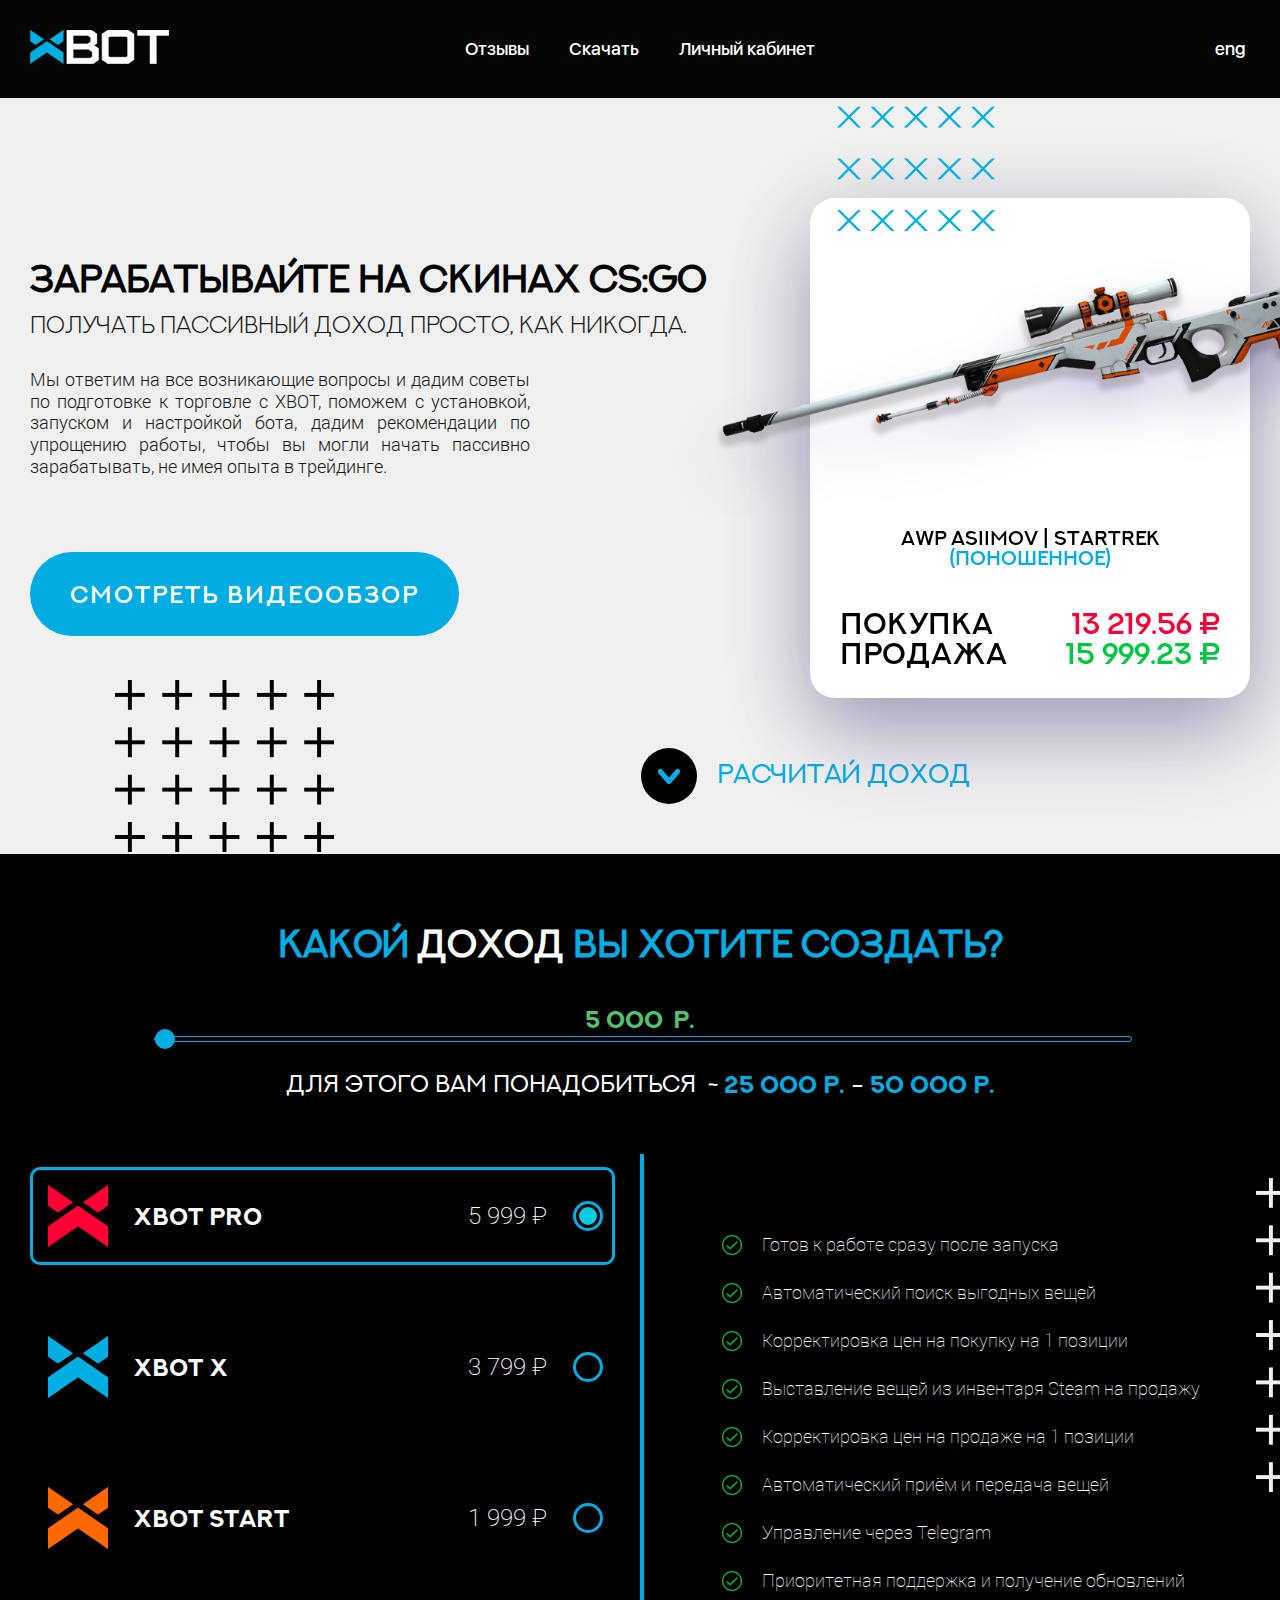
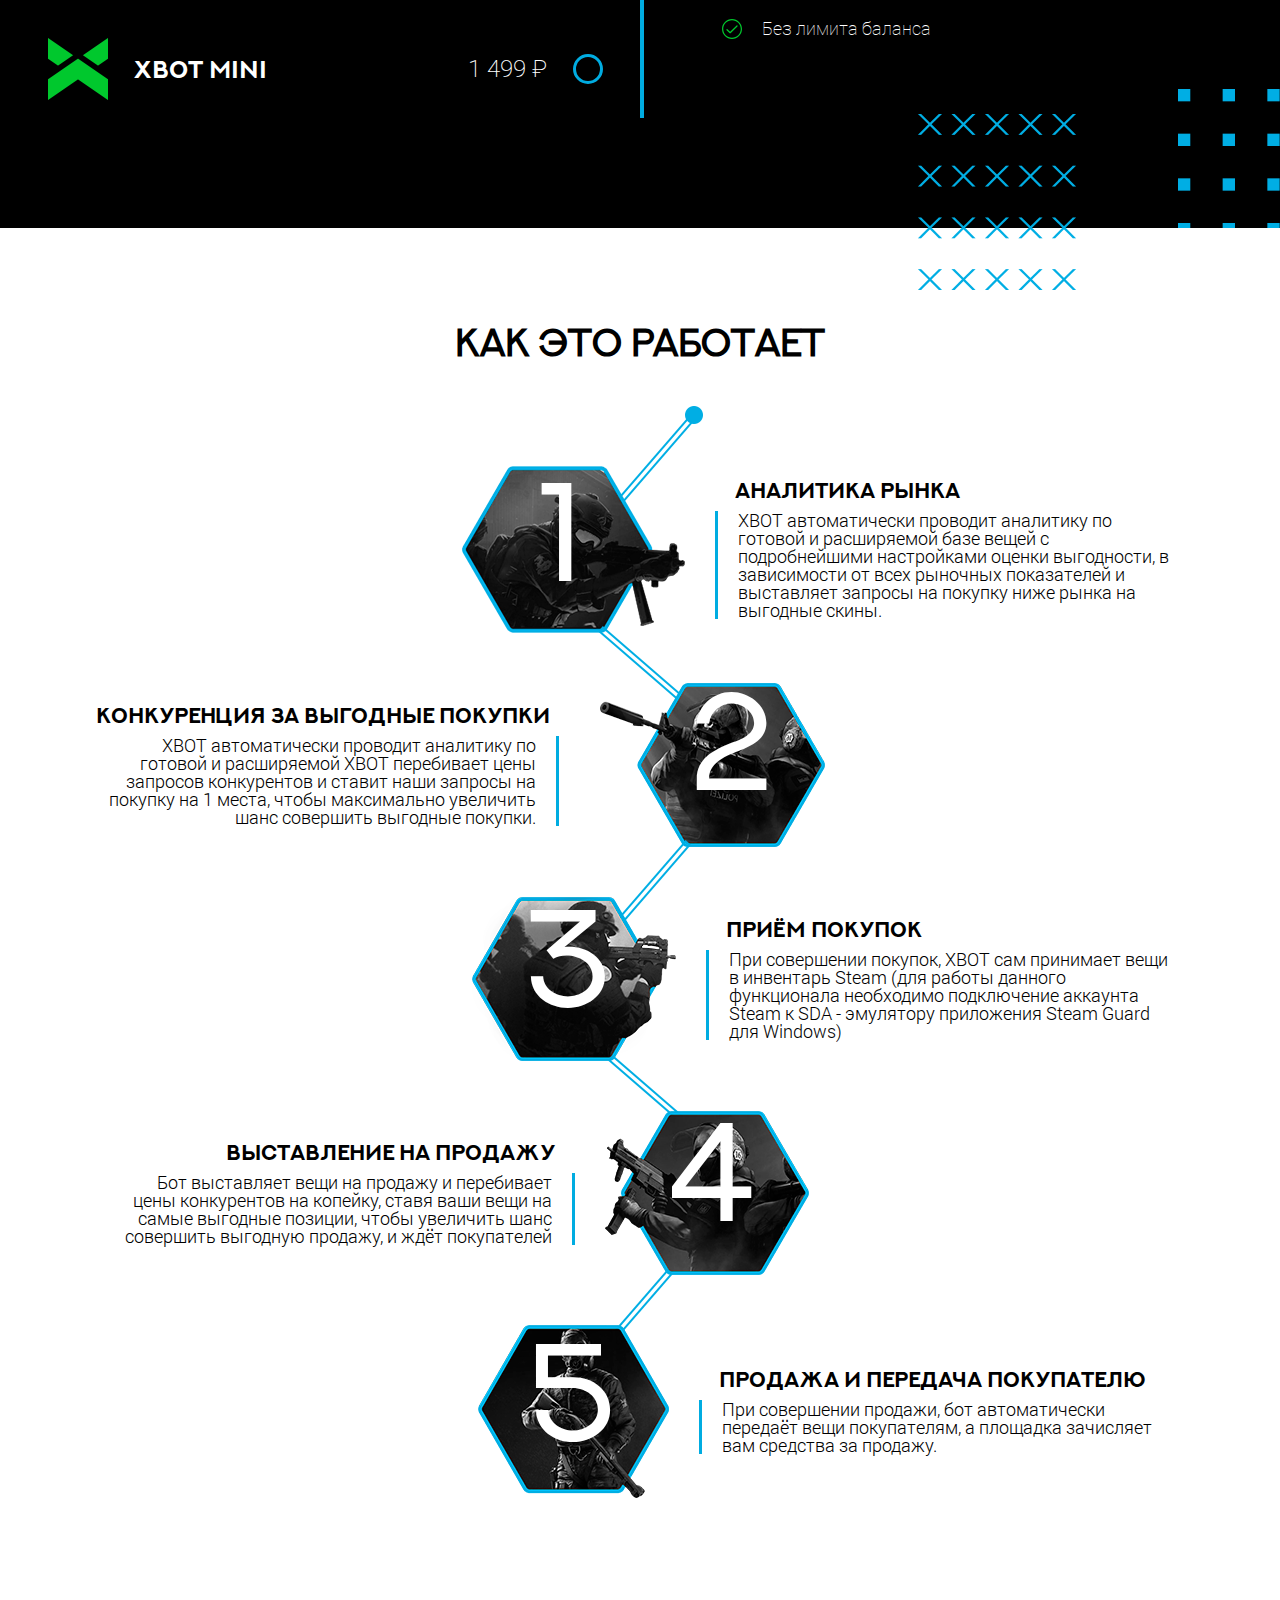
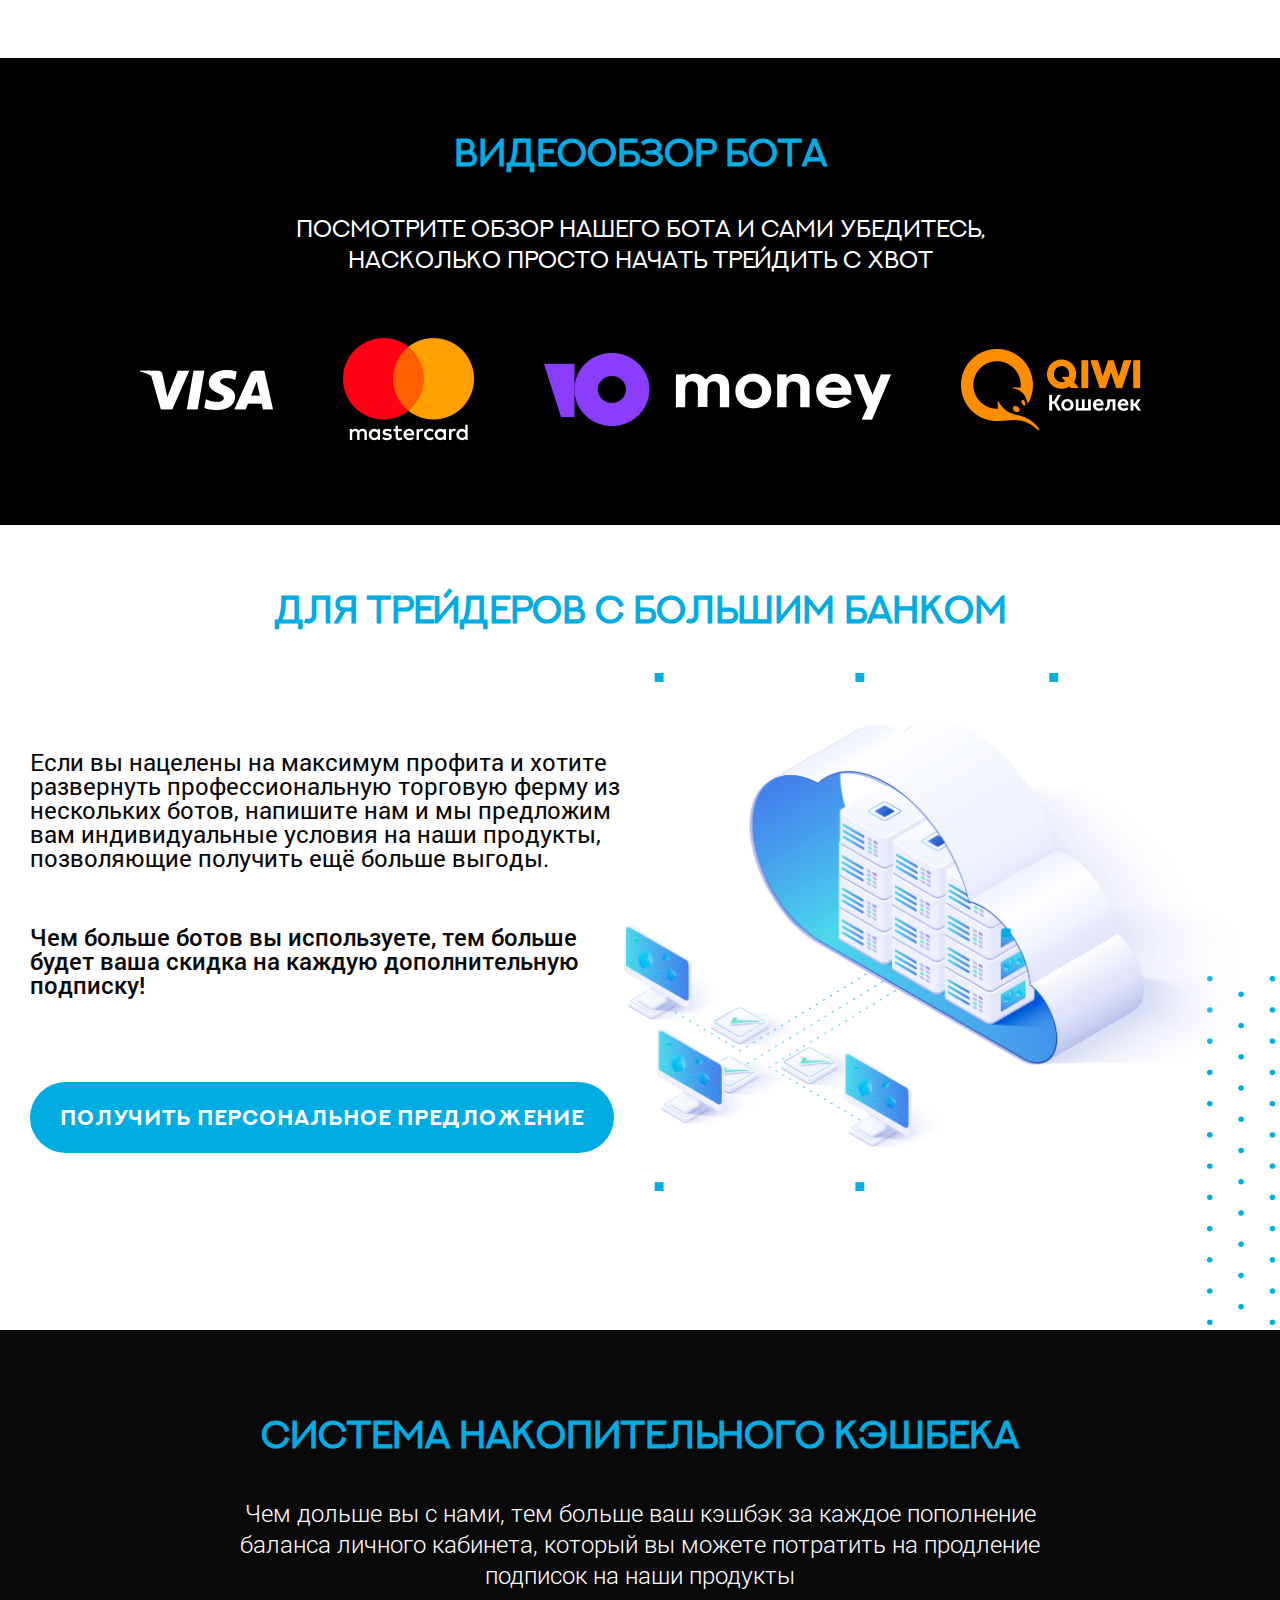
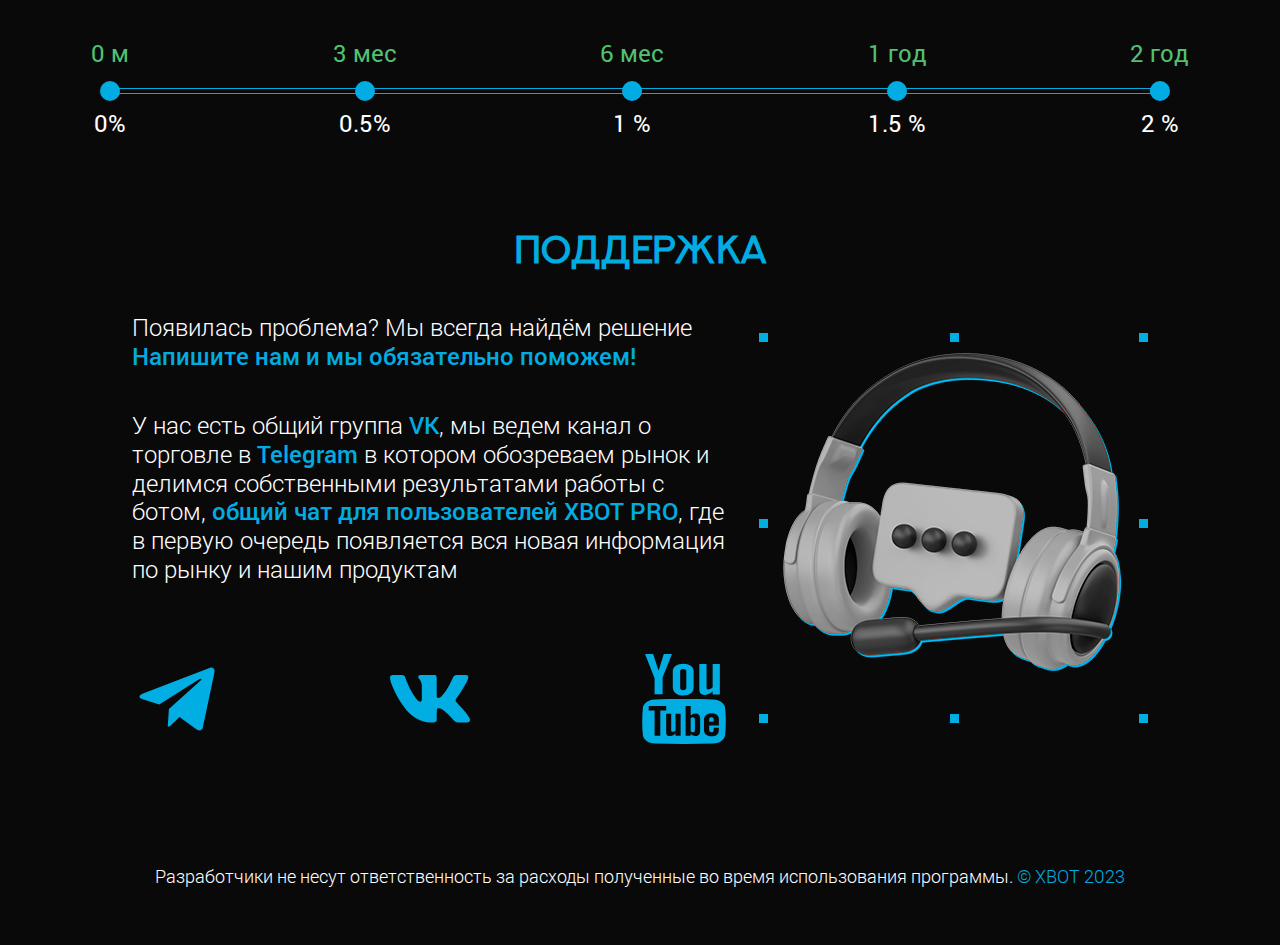
<file: index.html>
<!DOCTYPE html>
<html lang="en">

<head>
  <meta charset="UTF-8">
  <meta name="viewport" content="width=device-width, initial-scale=1.0">
  <meta http-equiv="X-UA-Compatible" content="ie=edge">
  <title>X-bot</title>
  <link rel="stylesheet" href="https://cdn.jsdelivr.net/npm/swiper@8/swiper-bundle.min.css">

  <link rel="stylesheet" href="fonts/style.css">
  <link rel="stylesheet" href="css/reset.css">
  <link rel="stylesheet" href="css/style.css">

</head>

<body>
  <div class="wrapper sign-in-wrap">
    <header class="header">
      <div class="container">
        <div class="header__block">
          <div class="header__logo">
            <a href="#">
              <img src="images/logo.png" alt="logo">
            </a>
          </div>
          <nav class="header__menu">
            <ul>
              <li><a href="https://vk.com/topic-154032675_36004389">Отзывы</a></li>
              <li><a href="">Скачать</a></li>
              <li><a href="signin.html">Личный кабинет</a></li>
            </ul>

            <div class="header__lang mob">
              <form>
                <select name="selectLang" id="selectLang">
                  <option value="eng">eng</option>
                  <option value="ru">ru</option>
                </select>
              </form>
            </div>
          </nav>
          <div class="header__lang pc">
            <form>
              <select name="selectLang" id="selectLang">
                <option value="eng">eng</option>
                <option value="ru">ru</option>
              </select>
            </form>
          </div>

          <span class="menu-opener">
            <span class="one"></span>
            <span class="two"></span>
            <span class="three"></span>
          </span>
        </div>
      </div>
    </header>
    
    <section class="hero">
      <div class="container hero__container">
        <div class="hero__block">
          <div class="hero__text">
            <h3 class="hero__title">Зарабатывайте на скинах CS:GO </h3>
            <p class="hero__subtitle">Получать пассивный доход просто, как никогда.</p>
            <p class="hero__slogan">Мы ответим на все возникающие вопросы и дадим советы по подготовке к торговле с
              XBOT, поможем с
              установкой, запуском и настройкой бота, дадим рекомендации по упрощению работы, чтобы вы могли начать
              пассивно зарабатывать, не имея опыта в трейдинге.</p>
            <a href="#video-sec" class="hero__btn">
              СМОТРЕТЬ ВИДЕООБЗОР
            </a>
          </div>
          <div class="hero__card">
            <div class="blog-slider">
              <div class="blog-slider__wrp swiper-wrapper">
                <div class="blog-slider__item swiper-slide">
                  <div class="blog-slider__img">
                    <img class="hero__tools-img weapon-1" src="images/awp.png" alt="Tools">
                  </div>

                  <div class="blog-slider__content">
                    <div class="hero__card-text">
                      <p>Awp Asiimov | Startrek
                        <span>(Поношенное)</span>
                      </p>
                    </div>
                    <div class="hero__card-price">
                      <p class="purchase">Покупка <span>13 219.56 ₽</span></p>
                      <p class="sale">Продажа <span>15 999.23 ₽</span></p>
                    </div>
                  </div>
                </div>
                <div class="blog-slider__item swiper-slide">
                  <div class="blog-slider__img">
                    <img class="hero__tools-img weapon-2" src="images/ak.png" alt="Tools">
                  </div>
                  <div class="blog-slider__content">
                    <div class="hero__card-text">
                      <p>AK47 Bloodsport | 
                        <span>(Немного поношеное)</span>
                      </p>
                    </div>
                    <div class="hero__card-price">
                      <p class="purchase">Покупка <span>8 965.22 ₽</span></p>
                      <p class="sale">Продажа <span>11 254.57 ₽</span></p>
                    </div>
                  </div>
                </div>

                <div class="blog-slider__item swiper-slide">
                  <div class="blog-slider__img">
                    <img class="hero__tools-img weapon-3" src="images/pistols.png" alt="Tools">
                  </div>
                  <div class="blog-slider__content">
                    <div class="hero__card-text">
                      <p>USP-S Neo-Noir | 
                        <span>(Прямо с завода)</span>
                      </p>
                    </div>
                    <div class="hero__card-price">
                      <p class="purchase">Покупка <span>2 712.56 ₽</span></p>
                      <p class="sale">Продажа <span>3 312.16 ₽</span></p>
                    </div>
                  </div>
                </div>

                <div class="blog-slider__item swiper-slide">
                  <div class="blog-slider__img">
                    <img class="hero__tools-img weapon-4" src="images/knife.png" alt="Tools">
                  </div>
                  <div class="blog-slider__content">
                    <div class="hero__card-text">
                      <p>Штык-нож M9 | Легенды
                        <span>(После полевых испытаний)</span>
                      </p>
                    </div>
                    <div class="hero__card-price">
                      <p class="purchase">Покупка <span>87 321.56 ₽</span></p>
                      <p class="sale">Продажа <span>95 334.10 ₽</span></p>
                    </div>
                  </div>
                </div>

              </div>
              <!-- <div class="blog-slider__pagination"></div> -->
            </div>
          </div>
        </div>
        <div class="hero__link">
          <a href="#calc-sec">
            <span class="hero__link-icon">
              <img src="images/down-arrow-svg.svg" alt="">
            </span>
            <span>расчитай доход</span>
          </a>
        </div>

        <div class="hero__shapes">
          <img class="sq-shape" src="images/sq-shape.png" alt="">
          <img class="plus-shape" src="images/shape-black-plus.png" alt="">
          <img class="circle-shape" src="images/circle-shape.png" alt="">
          <img class="x-shape" src="images/x-shape.png" alt="">
        </div>
      </div>

    </section>

    <section class="income" id="calc-sec">
      <div class="container income__container">
        <img class="income-1" src="images/income-1.png" alt="">
        <img class="income-2" src="images/income-2.png" alt="">
        <img class="income-3" src="images/income-3.png" alt="">
        <img class="income-4" src="images/income-4.png" alt="">
        <div class="title">
          <h2>какой <span>доход</span> вы хотите создать?</h2>
        </div>

        <div class="range">
          <div class="range__value">
            <div class="value">5 000</div>
            <span>Р.</span>
          </div>
          <input type="range" min="0" max="100000" step="100" value="0" id="range">
          <div class="range__title">
            для этого вам понадобиться &nbsp;
            <div class="range-title-in">
              ~ <span class="five-x">25 000 Р.</span> - <span class="ten-x"> 50 000 Р.</span>
            </div>
          </div>
        </div>

        <div class="income__checkbox">
          <ul class="radio-list-right tabs">
            <li>
              <a href="#tab1">
                <input type="radio" name="pq3" id="pq3-1" value="1" checked="checked">
                <label for="pq3-1"><span class="radio__img"><img src="images/xbot-1.png" alt=""> XBOT PRO</span>
                  <span class="radio__price">5 999 ₽</span></label>
              </a>
            </li>
            <li>
              <a href="#tab2">
                <input type="radio" name="pq3" id="pq3-2" value="2">
                <label for="pq3-2"><span class="radio__img"><img src="images/xbot-2.png" alt=""> XBOT X</span>
                  <span class="radio__price">3 799 ₽</span>
                </label>
              </a>
            </li>
            <li>
              <a href="#tab3">
                <input type="radio" name="pq3" id="pq3-3" value="3">
                <label for="pq3-3"><span class="radio__img"><img src="images/xbot-3.png" alt=""> XBOT Start</span>
                  <span class="radio__price">1 999 ₽</span>
                </label>
              </a>
            </li>
            <li>
              <a href="#tab4">
                <input type="radio" name="pq3" id="pq3-4" value="4">
                <label for="pq3-4"><span class="radio__img"><img src="images/xbot-4.png" alt=""> XBOT MINI</span>
                  <span class="radio__price">1 499 ₽</span>
                </label>
              </a>
            </li>
          </ul>
          <div class="income__checkbox-txt tab_container">
            <ul id="tab1" class="tab_content">
              <li>Готов к работе сразу после запуска</li>
              <li>Автоматический поиск выгодных вещей</li>
              <li>Корректировка цен на покупку на 1 позиции</li>
              <li>Выставление вещей из инвентаря Steam на продажу</li>
              <li>Корректировка цен на продаже на 1 позиции</li>
              <li>Автоматический приём и передача вещей</li>
              <li>Управление через Telegram</li>
              <li>Приоритетная поддержка и получение обновлений</li>
              <li>Без лимита баланса</li>
            </ul>

            <ul id="tab2" class="tab_content">
              <li>Готов к работе сразу после запуска</li>
              <li>Автоматический поиск выгодных вещей</li>
              <li>Корректировка цен на покупку на 1 позиции</li>
              <li>Выставление вещей из инвентаря Steam на продажу</li>
              <li>Корректировка цен на продаже на 1 позиции</li>
              <li>Автоматический приём и передача вещей</li>
              <li>Управление через Telegram</li>
              <li class="grey">Приоритетная поддержка и получение обновлений</li>
              <li class="grey">Лимит баланса - 100 тыс. рублей</li>
            </ul>
            <ul id="tab3" class="tab_content">
              <li>Готов к работе сразу после запуска</li>
              <li>Автоматический поиск выгодных вещей</li>
              <li>Корректировка цен на покупку на 1 позиции</li>
              <li>Выставление вещей из инвентаря Steam на продажу</li>
              <li>Корректировка цен на продаже на 1 позиции</li>
              <li>Автоматический приём и передача вещей</li>
              <li>Управление через Telegram</li>
              <li class="grey">Приоритетная поддержка и получение обновлений</li>
              <li class="grey">Лимит баланса - 50 тыс. рублей</li>
            </ul>

            <ul id="tab4" class="tab_content">
              <li>Готов к работе сразу после запуска</li>
              <li>Автоматический поиск выгодных вещей</li>
              <li>Корректировка цен на покупку на 1 позиции</li>
              <li>Выставление вещей из инвентаря Steam на продажу</li>
              <li>Корректировка цен на продаже на 1 позиции</li>
              <li>Автоматический приём и передача вещей</li>
              <li>Управление через Telegram</li>
              <li class="grey">Приоритетная поддержка и получение обновлений</li>
              <li class="grey">Лимит баланса - 30 тыс. рублей</li>
            </ul>
          </div>
        </div>

      </div>
    </section>

    <section class="how__works">
      <div class="container how__works-container">
        <img class="income-plus-img" src="images/plus-shape.png" alt="">
        <img class="how__works-img1" src="images/income-1.png" alt="">
        <div class="how__works-blocks">
          <div class="title">
            <h2>Как это работает</h2>
          </div>
          <div class="force__block">

            <div class="how__works-item blocks-right">
              <div class="how__works-item-img">
                <!-- <img class="force-line-img" src="images/force-line-1.png" alt=""> -->
                <img class="force-img" src="images/force1.png" alt="">
                <span class="force-1">1</span>
              </div>
              <div>
                <h3 class="how__works-title">Аналитика рынка</h3>
                <p class="how__works-subtitle right-subtitle">XBOT автоматически проводит аналитику по готовой и
                  расширяемой
                  базе вещей с
                  подробнейшими настройками
                  оценки выгодности, в зависимости от всех рыночных показателей и выставляет запросы на покупку ниже
                  рынка
                  на выгодные скины.</p>
              </div>
            </div>

            <div class="how__works-item blocks-left">
              <div>
                <h3 class="how__works-title">Конкуренция за выгодные покупки</h3>
                <p class="how__works-subtitle left-subtitle">XBOT автоматически проводит аналитику по готовой и
                  расширяемой
                  XBOT перебивает цены запросов конкурентов
                  и ставит наши запросы на покупку на 1 места, чтобы максимально увеличить шанс совершить выгодные
                  покупки.
                </p>
              </div>
              <div class="how__works-item-img">
                <!-- <img class="force-line-img1" src="images/force-line-2.png" alt=""> -->
                <img class="force-img" src="images/force-2.png" alt="">
                <span class="force-2">2</span>
              </div>
            </div>

            <div class="how__works-item blocks-right">
              <div class="how__works-item-img">
                <!-- <img class="force-line-img" src="images/force-line-3.png" alt=""> -->
                <img class="force-img" src="images/force-3.png" alt="">
                <span class="force-3">3</span>
              </div>
              <div>
                <h3 class="how__works-title">Приём покупок</h3>
                <p class="how__works-subtitle right-subtitle">При совершении покупок, XBOT сам принимает вещи в
                  инвентарь
                  Steam (для работы данного функционала необходимо подключение аккаунта Steam к SDA - эмулятору
                  приложения
                  Steam Guard для Windows)
                </p>
              </div>
            </div>

            <div class="how__works-item blocks-left">

              <div>
                <h3 class="how__works-title">Выставление на продажу</h3>
                <p class="how__works-subtitle left-subtitle">Бот выставляет вещи на продажу
                  и перебивает цены конкурентов на копейку, ставя ваши вещи на самые выгодные позиции, чтобы увеличить
                  шанс
                  совершить выгодную продажу, и ждёт покупателей
                </p>
              </div>
              <div class="how__works-item-img">
                <!-- <img class="force-line-img1" src="images/force-line-2.png" alt=""> -->
                <img class="force-img" src="images/force-4.png" alt="">
                <span class="force-4">4</span>
              </div>
            </div>

            <div class="how__works-item blocks-right">
              <div class="how__works-item-img">
                <!-- <img class="force-line-img" src="images/force-line-3.png" alt=""> -->
                <img class="force-img" src="images/force-5.png" alt="">
                <span class="force-5">5</span>
              </div>
              <div>
                <h3 class="how__works-title">Продажа и передача покупателю</h3>
                <p class="how__works-subtitle right-subtitle">При совершении продажи, бот автоматически передаёт вещи
                  покупателям, а площадка зачисляет вам средства за продажу.
                </p>
              </div>
            </div>
          </div>
        </div>
      </div>
    </section>
    <section class="video" id="video-sec">
      <div class="container">
        <div class="title">
          <h2>Видеообзор бота</h2>
          <p class="subtitle">Посмотрите обзор нашего бота и сами убедитесь,
            насколько просто начать трейдить с XBOT</p>
        </div>
        <div class="video__block">
          <!-- <iframe src="https://www.youtube.com/embed/BQzA0I6ulyI?si=oh1Wbi00nN1L8J-s" title="YouTube video player"
            frameborder="0"
            allow="accelerometer; autoplay; clipboard-write; encrypted-media; gyroscope; picture-in-picture; web-share"
            allowfullscreen>
          </iframe> -->
        </div>
        <div class="payment__method">
          <a href="#"><img src="images/visa.png" alt="Visa"></a>
          <a href="#"><img src="images/mastercard.png" alt="mastercard"></a>
          <a href="#"><img src="images/yu-money.png" alt="yu money"></a>
          <a href="#"><img src="images/qiwi.png" alt="qiwi"></a>
        </div>
      </div>
    </section>

    <section class="trader">
      <div class="container trader__container">
        <img class="trade-shape-1" src="images/trade-shape-1.png" alt="">
        <img class="trade-shape-2" src="images/trade-shape-2.png" alt="">
        <div class="title">
          <h2>Для трейдеров с большим банком</h2>
        </div>
        <div class="trader__block">
          <div class="trader__txt">
            <p class="trader__block-txt">Если вы нацелены на максимум профита
              и хотите развернуть профессиональную торговую ферму из нескольких ботов, напишите нам и мы предложим вам
              индивидуальные условия на наши продукты, позволяющие получить ещё больше выгоды.</p>
            <p class="trader__block-slogan">Чем больше ботов вы используете, тем больше будет ваша скидка на каждую
              дополнительную подписку!</p>
            <a href="#" class="trader__link">Получить персональное предложение</a>
          </div>
          <div class="trader__block-img">
            <img src="images/trade-img.png" alt="trade">
          </div>
        </div>

      </div>
    </section>

    <section class="cashback">
      <div class="container">
        <div class="title">
          <h2>система накопительного кэшбека</h2>
          <p class="cashback__subtitle">Чем дольше вы с нами, тем больше ваш кэшбэк за каждое пополнение баланса личного
            кабинета,
            который вы можете потратить на продление подписок на наши продукты</p>
        </div>
        <div class="cashback__step">
          <ul>
            <li>
              <span class="icons awesome">0 м</span>
              <div class="step first">
                <p></p>
                <i class="awesome fa-solid fa-check"></i>
              </div>
              <p class="label">0%</p>
            </li>
            <li>
              <span class="icons awesome">3 мес</span>
              <div class="step second">
                <p></p>
                <i class="awesome fa-solid fa-check"></i>
              </div>
              <p class="label">0.5%</p>
            </li>
            <li>
              <span class="icons awesome">6 мес</span>
              <div class="step third">
                <p></p>
                <i class="awesome fa-solid fa-check"></i>
              </div>
              <p class="label">1 %</p>
            </li>
            <li>
              <span class="icons awesome">1 год</span>
              <div class="step fourth">
                <p></p>
                <i class="awesome fa-solid fa-check"></i>
              </div>
              <p class="label">1.5 %</p>
            </li>
            <li>
              <span class="icons awesome">2 год</span>
              <div class="step fifth">
                <p></p>
                <i class="awesome fa-solid fa-check"></i>
              </div>
              <p class="label">2 %</p>
            </li>
          </ul>
        </div>
        <div class="title">
          <h2>Поддержка</h2>
        </div>
        <div class="cashback__info">
          <div class="cashback__info-txt">
            <p>Появилась проблема? Мы всегда найдём решение
              <a href="#">Напишите нам и мы обязательно поможем!</a>
            </p>
            <p>У нас есть общий группа <a href="#">VK</a>, мы ведем канал
              о торговле в <a href="#">Telegram</a> в котором обозреваем рынок и делимся собственными результатами
              работы
              с ботом, <a href="#">общий чат для пользователей XBOT PRO</a>, где в первую очередь появляется вся новая
              информация по рынку
              и нашим продуктам</p>
            <div class="cashback__social">
              <a href="#!">
                <svg fill="#00aee4" width="90px" height="90px" viewBox="0 0 24 24" xmlns="http://www.w3.org/2000/svg"><path d="m20.665 3.717-17.73 6.837c-1.21.486-1.203 1.161-.222 1.462l4.552 1.42 10.532-6.645c.498-.303.953-.14.579.192l-8.533 7.701h-.002l.002.001-.314 4.692c.46 0 .663-.211.921-.46l2.211-2.15 4.599 3.397c.848.467 1.457.227 1.668-.785l3.019-14.228c.309-1.239-.473-1.8-1.282-1.434z"/></svg>
              </a>
              <a href="#!">
                <svg fill="#00aee4" width="80px" height="80px" viewBox="0 0 24 24" xmlns="http://www.w3.org/2000/svg"><path d="m23.456 5.784c-.27.849-.634 1.588-1.09 2.259l.019-.03q-.672 1.12-1.605 2.588-.8 1.159-.847 1.2c-.138.173-.234.385-.267.618l-.001.007c.027.212.125.397.268.535l.4.446q3.21 3.299 3.611 4.548c.035.092.055.198.055.309 0 .194-.062.373-.167.52l.002-.003c-.176.181-.422.293-.694.293-.03 0-.061-.001-.09-.004h.004-2.631c-.001 0-.003 0-.005 0-.337 0-.647-.118-.89-.314l.003.002c-.354-.291-.669-.606-.951-.948l-.009-.012q-.691-.781-1.226-1.315-1.782-1.694-2.63-1.694c-.021-.002-.045-.003-.07-.003-.165 0-.319.051-.446.138l.003-.002c-.104.13-.167.298-.167.479 0 .036.002.07.007.105v-.004c-.027.314-.043.679-.043 1.048 0 .119.002.237.005.355v-.017 1.159c.01.047.016.101.016.156 0 .242-.11.458-.282.601l-.001.001c-.387.177-.839.281-1.316.281-.102 0-.202-.005-.301-.014l.013.001c-1.574-.03-3.034-.491-4.275-1.268l.035.02c-1.511-.918-2.763-2.113-3.717-3.525l-.027-.042c-.906-1.202-1.751-2.56-2.471-3.992l-.07-.154c-.421-.802-.857-1.788-1.233-2.802l-.06-.185c-.153-.456-.264-.986-.31-1.535l-.002-.025q0-.758.892-.758h2.63c.024-.002.052-.003.081-.003.248 0 .477.085.658.228l-.002-.002c.2.219.348.488.421.788l.003.012c.484 1.367.997 2.515 1.587 3.615l-.067-.137c.482.97 1.015 1.805 1.623 2.576l-.023-.031q.8.982 1.248.982c.009.001.02.001.032.001.148 0 .277-.08.347-.2l.001-.002c.074-.19.117-.411.117-.641 0-.049-.002-.098-.006-.146v.006-3.879c-.021-.457-.133-.884-.32-1.267l.008.019c-.124-.264-.273-.492-.45-.695l.003.004c-.164-.164-.276-.379-.311-.619l-.001-.006c0-.17.078-.323.2-.423l.001-.001c.121-.111.283-.178.46-.178h.008 4.146c.022-.003.047-.004.073-.004.195 0 .37.088.486.226l.001.001c.103.188.164.413.164.651 0 .038-.002.075-.005.112v-.005 5.173c-.002.024-.003.052-.003.08 0 .184.051.357.139.504l-.002-.004c.073.108.195.178.333.178h.001c.176-.012.336-.07.471-.162l-.003.002c.272-.187.506-.4.709-.641l.004-.005c.607-.686 1.167-1.444 1.655-2.25l.039-.07c.344-.57.716-1.272 1.053-1.993l.062-.147.446-.892c.155-.446.571-.76 1.06-.76.019 0 .038 0 .057.001h-.003 2.631q1.066 0 .8.981z"/></svg>
              </a>
              <a href="#!">
                <svg fill="#00aee4" width="90px" height="90px" version="1.1" xmlns="http://www.w3.org/2000/svg" xmlns:xlink="http://www.w3.org/1999/xlink"  width="auto" height="90px" viewBox="0 0 512 512" xml:space="preserve">
                  <g>
                  <path style="display: inline;" d="M34.354,0.5h45.959l29.604,91.096h2.863L141.013,0.5h46.353l-53.107,133.338v94.589H88.641V138.08
                      L34.354,0.5z M192.193,98.657c0-13.374,5.495-24.003,16.493-31.938c10.984-7.934,25.749-11.901,44.3-11.901
                      c16.893,0,30.728,4.192,41.506,12.55c10.805,8.358,16.193,19.112,16.193,32.287v89.2c0,14.771-5.301,26.373-15.868,34.782
                      c-10.579,8.408-25.151,12.625-43.684,12.625c-17.859,0-32.143-4.342-42.866-13.024c-10.709-8.683-16.074-20.36-16.074-35.057
                      V98.657z M234.205,191.424c0,4.766,1.44,8.409,4.354,11.029c2.907,2.595,7.055,3.867,12.451,3.867c5.532,0,9.93-1.297,13.18-3.942
                      c3.256-2.669,4.891-6.313,4.891-10.954V97.359c0-3.768-1.672-6.812-4.99-9.132c-3.318-2.321-7.679-3.494-13.081-3.494
                      c-4.972,0-9.027,1.173-12.133,3.494c-3.119,2.32-4.672,5.364-4.672,9.132V191.424z M459.992,57.588v172.711h-40.883v-19.063
                      c-7.547,7.037-15.381,12.375-23.541,16.069c-8.146,3.643-16.068,5.489-23.729,5.489c-9.455,0-16.592-2.57-21.383-7.71
                      c-4.791-5.141-7.186-12.85-7.186-23.13V57.588h40.895v132.39c0,4.117,0.861,7.061,2.57,8.907c1.723,1.822,4.492,2.745,8.322,2.745
                      c3.018,0,6.824-1.223,11.4-3.643c4.604-2.42,8.82-5.514,12.65-9.282V57.588H459.992z M421.68,363.262
                      c-2.008-2.221-5.203-3.368-9.594-3.368c-4.59,0-7.883,1.147-9.879,3.368c-1.996,2.245-2.994,5.963-2.994,11.153v10.754h25.473
                      v-10.754C424.686,369.225,423.688,365.507,421.68,363.262z M300.855,444.228c2.195,0.898,4.516,1.322,6.961,1.322
                      c3.543,0,6.113-0.849,7.785-2.595c1.67-1.722,2.494-4.591,2.494-8.533v-62.178c0-4.191-1.023-7.36-3.068-9.531
                      c-2.059-2.171-5.064-3.244-8.957-3.244c-2.059,0-4.092,0.399-6.102,1.198c-2.008,0.823-3.991,2.096-5.95,3.792v75.402
                      C296.364,441.907,298.646,443.354,300.855,444.228z M490.496,312.587c0-29.941-30.754-54.219-68.654-54.219
                      c-54.068-1.822-109.396-2.62-165.842-2.521c-56.427-0.1-111.756,0.698-165.843,2.521c-37.881,0-68.633,24.277-68.633,54.219
                      c-2.277,23.678-3.263,47.381-3.175,71.085c-0.087,23.703,0.898,47.406,3.175,71.11c0,29.916,30.752,54.192,68.633,54.192
                      c54.087,1.797,109.416,2.596,165.843,2.521c56.446,0.075,111.774-0.724,165.842-2.521c37.9,0,68.654-24.276,68.654-54.192
                      c2.27-23.704,3.254-47.407,3.154-71.11C493.75,359.968,492.766,336.265,490.496,312.587z M121.251,463.465v1.797H88.778v-1.797
                      V321.644H55.182v-1.771v-22.605v-1.771h99.672v1.771v22.605v1.771h-33.603V463.465z M236.768,341.33v122.135v1.797h-28.831v-1.797
                      v-11.901c-5.327,5.064-10.848,8.882-16.592,11.527c-5.757,2.619-11.334,3.942-16.748,3.942c-6.662,0-11.684-1.847-15.065-5.515
                      c-3.387-3.692-5.078-9.231-5.078-16.617v-1.797V341.33v-1.772h28.844v1.772v93.216c0,2.92,0.599,5.065,1.802,6.363
                      c1.217,1.322,3.175,1.971,5.876,1.971c2.127,0,4.803-0.873,8.047-2.595c3.231-1.747,6.2-3.967,8.914-6.662V341.33v-1.772h28.831
                      V341.33z M347.775,370.847v66.943v1.797c0,8.808-2.258,15.544-6.773,20.235c-4.518,4.641-11.055,6.986-19.588,6.986
                      c-5.639,0-10.652-0.898-15.07-2.695c-4.428-1.821-8.532-4.616-12.325-8.384v7.735v1.797h-29.105v-1.797V297.267v-1.771h29.105
                      v1.771v52.297c3.893-3.793,8.009-6.662,12.376-8.608c4.379-1.971,8.809-2.969,13.273-2.969c9.107,0,16.094,2.645,20.896,7.935
                      c4.803,5.289,7.211,12.999,7.211,23.13V370.847z M454.365,374.64v29.767v1.797h-55.152v21.581c0,6.513,0.947,11.029,2.844,13.549
                      c1.908,2.521,5.152,3.793,9.742,3.793c4.779,0,8.135-1.073,10.043-3.219c1.896-2.121,2.844-6.837,2.844-14.123v-6.811v-1.796h29.68
                      v1.796v7.51v1.796c0,12.7-3.605,22.257-10.84,28.694c-7.225,6.438-18.016,9.631-32.375,9.631c-12.912,0-23.066-3.418-30.49-10.229
                      c-7.41-6.812-11.127-16.193-11.127-28.096v-1.796V374.64v-1.771c0-10.754,4.078-19.512,12.213-26.299
                      c8.146-6.762,18.689-10.155,31.588-10.155c13.199,0,23.328,3.144,30.416,9.406c7.061,6.264,10.615,15.296,10.615,27.048V374.64z">
                  </path>
                  </g>
                </svg>
              </a>
            </div>
          </div>
          <div class="cashback__info-img">
            <img src="images/head.png" alt="Heead">
          </div>
        </div>
        <div class="cashback__btm-txt">
          Разработчики не несут ответственность за расходы полученные во время использования программы. <a href="#">©
            XBOT 2023</a>
        </div>
      </div>
    </section>
  </div>

  <script src="js/jquery-3.7.js"></script>
  <script src="https://cdn.jsdelivr.net/npm/swiper@8/swiper-bundle.min.js"></script>
  <script src="js/main.js"></script>

</body>

</html>
</file>
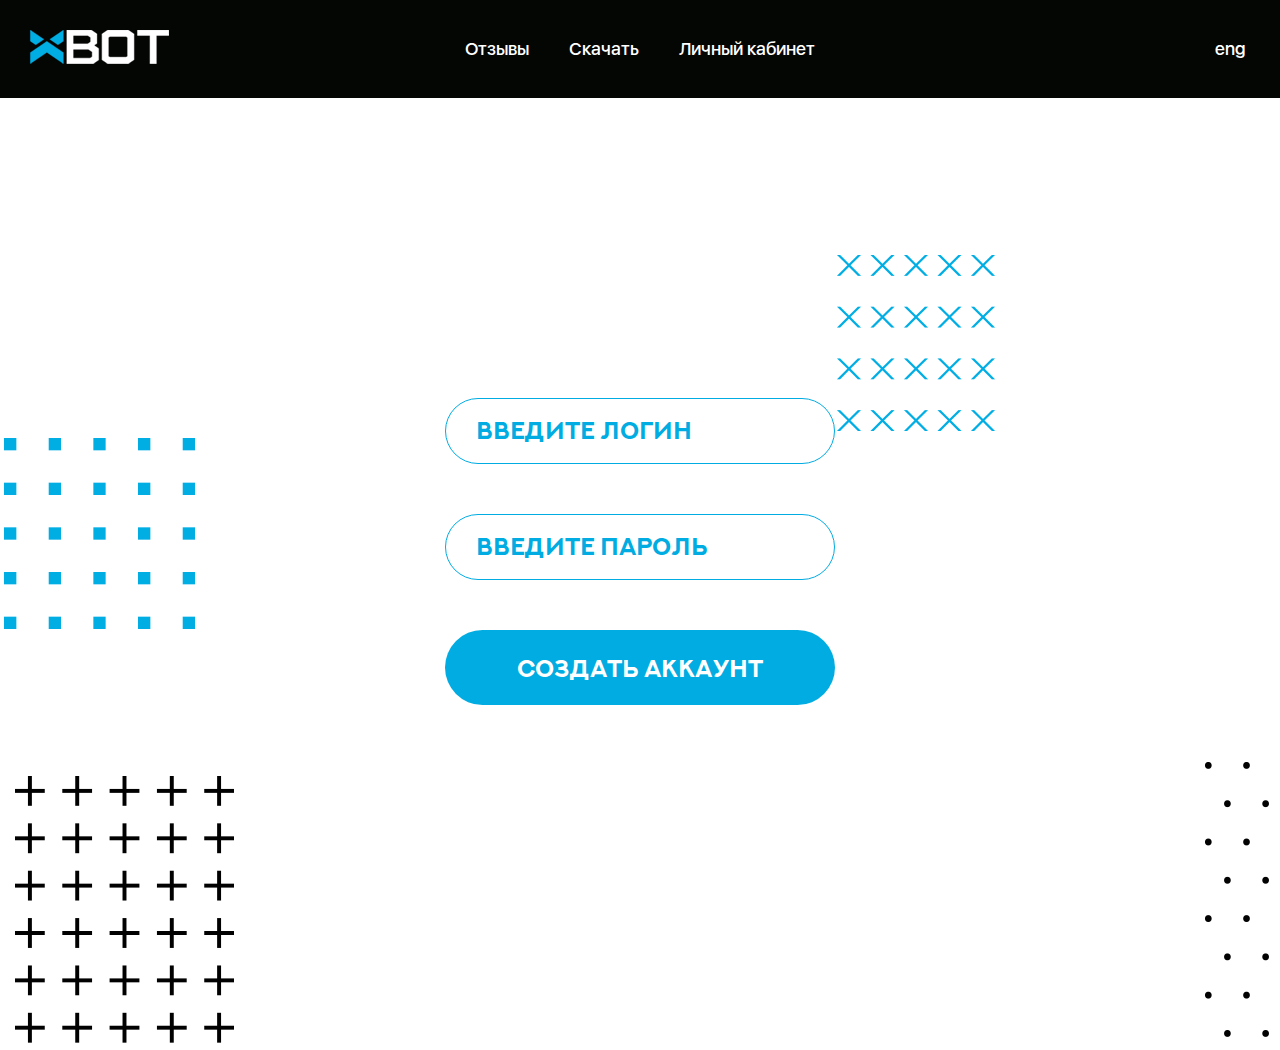
<file: registration.html>
<!DOCTYPE html>
<html lang="en">

<head>
  <meta charset="UTF-8">
  <meta name="viewport" content="width=device-width, initial-scale=1.0">
  <meta http-equiv="X-UA-Compatible" content="ie=edge">
  <title>X-bot</title>
  <link rel="stylesheet" href="https://cdn.jsdelivr.net/npm/swiper@8/swiper-bundle.min.css">

  <link rel="stylesheet" href="fonts/style.css">
  <link rel="stylesheet" href="css/reset.css">
  <link rel="stylesheet" href="css/style.css">

</head>

<body>
  <div class="wrapper">
    <header class="header">
      <div class="container">
        <div class="header__block">
          <div class="header__logo">
            <a href="#">
              <img src="images/logo.png" alt="logo">
            </a>
          </div>
          <nav class="header__menu">
            <ul>
              <li><a href="https://vk.com/topic-154032675_36004389">Отзывы</a></li>
              <li><a href="">Скачать</a></li>
              <li><a href="signin.html">Личный кабинет</a></li>
            </ul>

            <div class="header__lang mob">
              <form>
                <select name="selectLang" id="selectLang">
                  <option value="eng">eng</option>
                  <option value="ru">ru</option>
                </select>
              </form>
            </div>
          </nav>
          <div class="header__lang pc">
            <form>
              <select name="selectLang" id="selectLang">
                <option value="eng">eng</option>
                <option value="ru">ru</option>
              </select>
            </form>
          </div>

          <span class="menu-opener">
            <span class="one"></span>
            <span class="two"></span>
            <span class="three"></span>
          </span>
        </div>
      </div>
    </header>
    
    
    <section class="login-sec">
        <div class="container hero__container">
            <div class="login-block">
                <form action="#!" id="regForm">
                    <div class="form-group">
                        <input type="text" name="login" placeholder="Введите логин">
                    </div>
                    <div class="form-group">
                        <input type="password" name="password" placeholder="ВВедите пароль">
                    </div>
                    <div class="form-btn">
                        <button type="submit" class="form-send-btn">Создать аккаунт</button>
                    </div>
                </form>
            </div>

            <div class="hero__shapes">
                <img class="sq-shape" src="images/sq-shape.png" alt="">
                <img class="plus-shape" src="images/shape-black-plus.png" alt="">
                <img class="circle-shape" src="images/circle-shape.png" alt="">
                <img class="x-shape" src="images/x-shape.png" alt="">
            </div>
        </div>
    </section>
  </div>

  <script src="js/jquery-3.7.js"></script>
  <script src="https://cdn.jsdelivr.net/npm/swiper@8/swiper-bundle.min.js"></script>
  <script src="js/main.js"></script>

</body>

</html>
</file>
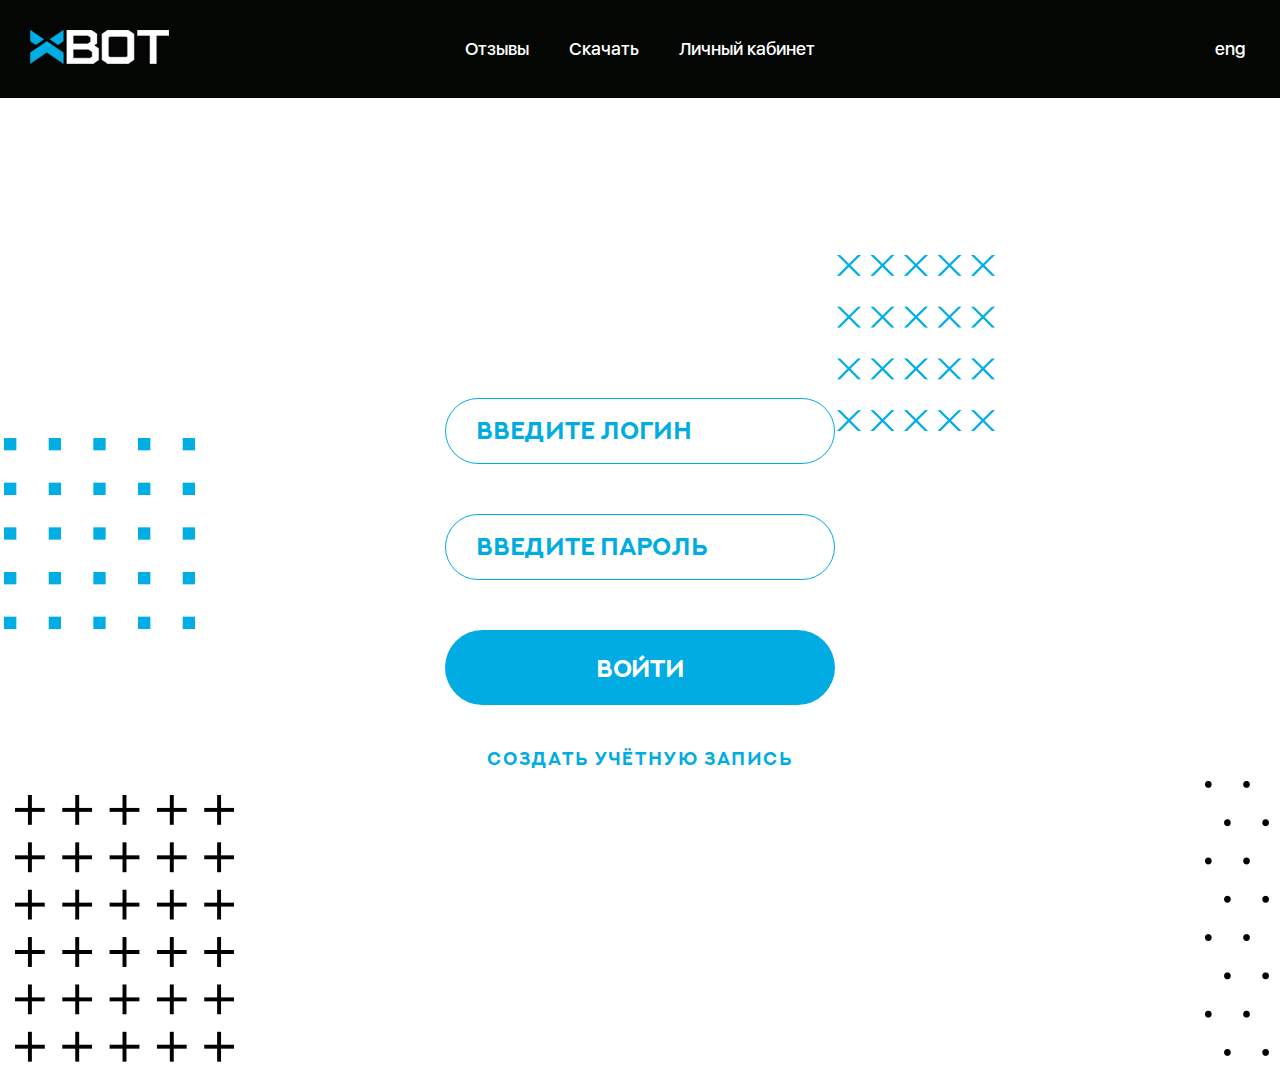
<file: signin.html>
<!DOCTYPE html>
<html lang="en">

<head>
  <meta charset="UTF-8">
  <meta name="viewport" content="width=device-width, initial-scale=1.0">
  <meta http-equiv="X-UA-Compatible" content="ie=edge">
  <title>X-bot</title>
  <link rel="stylesheet" href="https://cdn.jsdelivr.net/npm/swiper@8/swiper-bundle.min.css">

  <link rel="stylesheet" href="fonts/style.css">
  <link rel="stylesheet" href="css/reset.css">
  <link rel="stylesheet" href="css/style.css">

</head>

<body>
  <div class="wrapper">
    <header class="header">
      <div class="container">
        <div class="header__block">
          <div class="header__logo">
            <a href="#">
              <img src="images/logo.png" alt="logo">
            </a>
          </div>
          <nav class="header__menu">
            <ul>
              <li><a href="https://vk.com/topic-154032675_36004389">Отзывы</a></li>
              <li><a href="">Скачать</a></li>
              <li><a href="#">Личный кабинет</a></li>
            </ul>

            <div class="header__lang mob">
              <form>
                <select name="selectLang" id="selectLang">
                  <option value="eng">eng</option>
                  <option value="ru">ru</option>
                </select>
              </form>
            </div>
          </nav>
          <div class="header__lang pc">
            <form>
              <select name="selectLang" id="selectLang">
                <option value="eng">eng</option>
                <option value="ru">ru</option>
              </select>
            </form>
          </div>

          <span class="menu-opener">
            <span class="one"></span>
            <span class="two"></span>
            <span class="three"></span>
          </span>
        </div>
      </div>
    </header>
    
    
    <section class="login-sec">
        <div class="container hero__container">
            <div class="login-block">
                <form action="#!" id="signInForm">
                    <div class="form-group">
                        <input type="text" name="login" placeholder="Введите логин">
                    </div>
                    <div class="form-group">
                        <input type="password" name="password" placeholder="ВВедите пароль">
                    </div>
                    <div class="form-btn">
                        <button type="submit" class="form-send-btn">Войти</button>
                    </div>

                    <div class="create-link">
                        <a href="registration.html">Создать учётную запись</a>
                    </div>
                </form>
            </div>

            <div class="hero__shapes">
                <img class="sq-shape" src="images/sq-shape.png" alt="">
                <img class="plus-shape" src="images/shape-black-plus.png" alt="">
                <img class="circle-shape" src="images/circle-shape.png" alt="">
                <img class="x-shape" src="images/x-shape.png" alt="">
            </div>
        </div>
    </section>
  </div>

  <script src="js/jquery-3.7.js"></script>
  <script src="https://cdn.jsdelivr.net/npm/swiper@8/swiper-bundle.min.js"></script>
  <script src="js/main.js"></script>

</body>

</html>
</file>
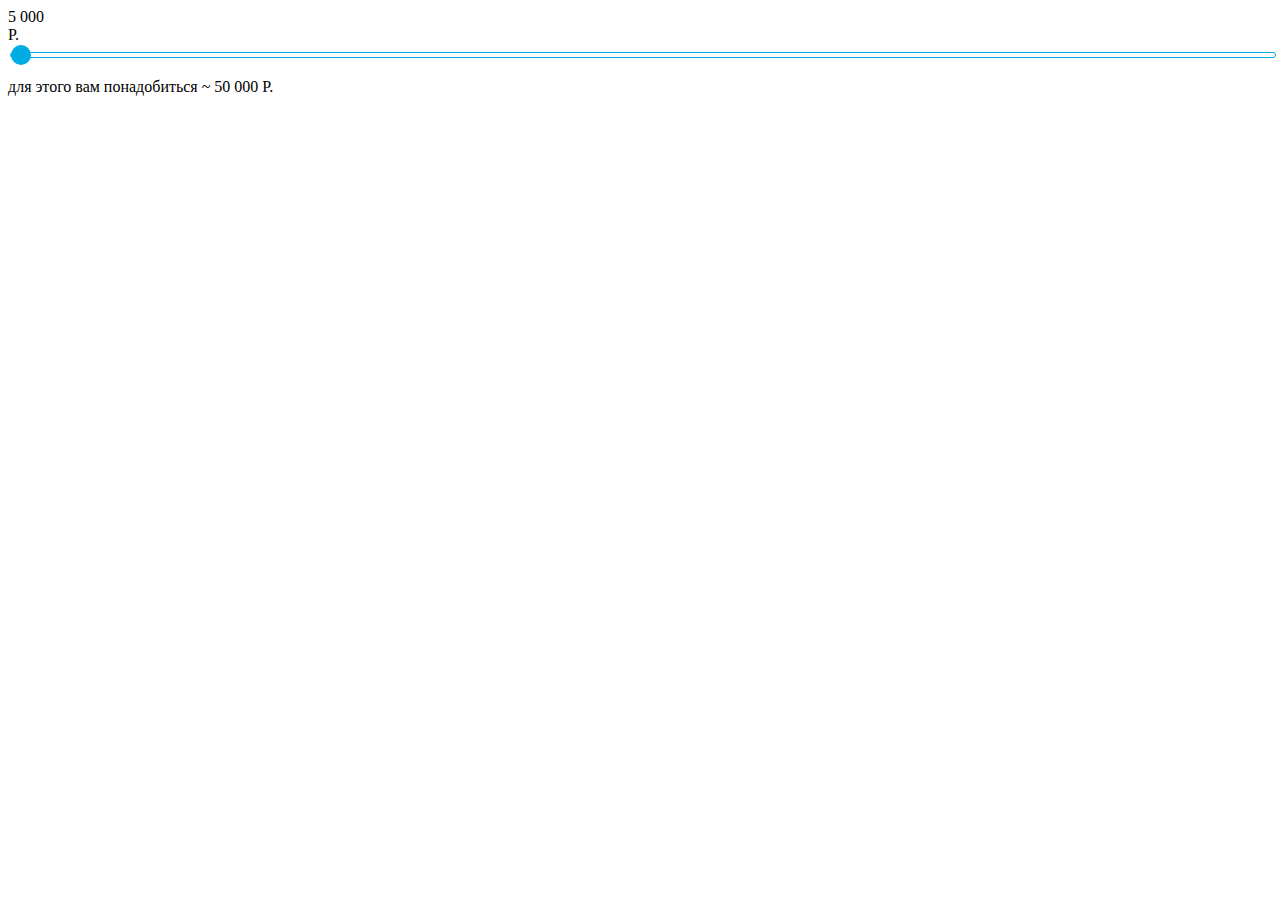
<file: slide.html>
<!DOCTYPE html>
<html lang="en">

<head>
  <meta charset="UTF-8">
  <meta name="viewport" content="width=device-width, initial-scale=1.0">
  <style>
    .range input[type="range"] {
      background-color: transparent;
      -webkit-appearance: none;
      appearance: none;
      width: 100%;
      cursor: pointer;
      outline: none;
      border-radius: 15px;
      height: 4px;
      border: 1px solid #00ace1;
    }

    .range input[type="range"]::-webkit-slider-thumb {
      -webkit-appearance: none;
      appearance: none;
      height: 20px;
      width: 20px;
      background-color: #00ace1;
      border-radius: 50%;
      border: none;
      transition: 0.2s ease-in-out;
    }

    .range input[type="range"]::-moz-range-thumb {
      height: 15px;
      width: 15px;
      background-color: #00ace1;
      border-radius: 50%;
      border: none;
      transition: 0.2s ease-in-out;
    }
  </style>
</head>

<body>
  <div class="range">
    <div class="range__value">
      <div class="value">5 000</div>
      <span>Р.</span>
    </div>
    <input type="range" min="5000" max="100000" step="100" value="5000" id="range" class="progress">
    <p class="range__title">для этого вам понадобиться ~ <span>50 000 Р.</span></p>
  </div>

  <script>
    const sliderEl = document.querySelector("#range");
    const sliderValue = document.querySelector(".value");
    const sliderValueSub = document.querySelector(".range__title span");

    sliderEl.addEventListener("input", (event) => {
    const tempSliderValue = event.target.value;
    const tempSliderValueSub = event.target.value * 10;

    sliderValue.textContent = tempSliderValue;

    // Convert to string and replace commas with an empty space
    const formattedValueSub = tempSliderValueSub
        .toLocaleString("en-US", {
        minimumFractionDigits: 0,
        maximumFractionDigits: 0,
        })
        .replace(/,/g, " ");

    sliderValueSub.textContent = formattedValueSub + "P.";

    const progress = (tempSliderValue / sliderEl.max) * 100;

    sliderEl.style.background = `linear-gradient(to right, #00ace1 ${progress}%, #000 ${progress}%)`;
    });
  </script>
</body>

</html>
</file>
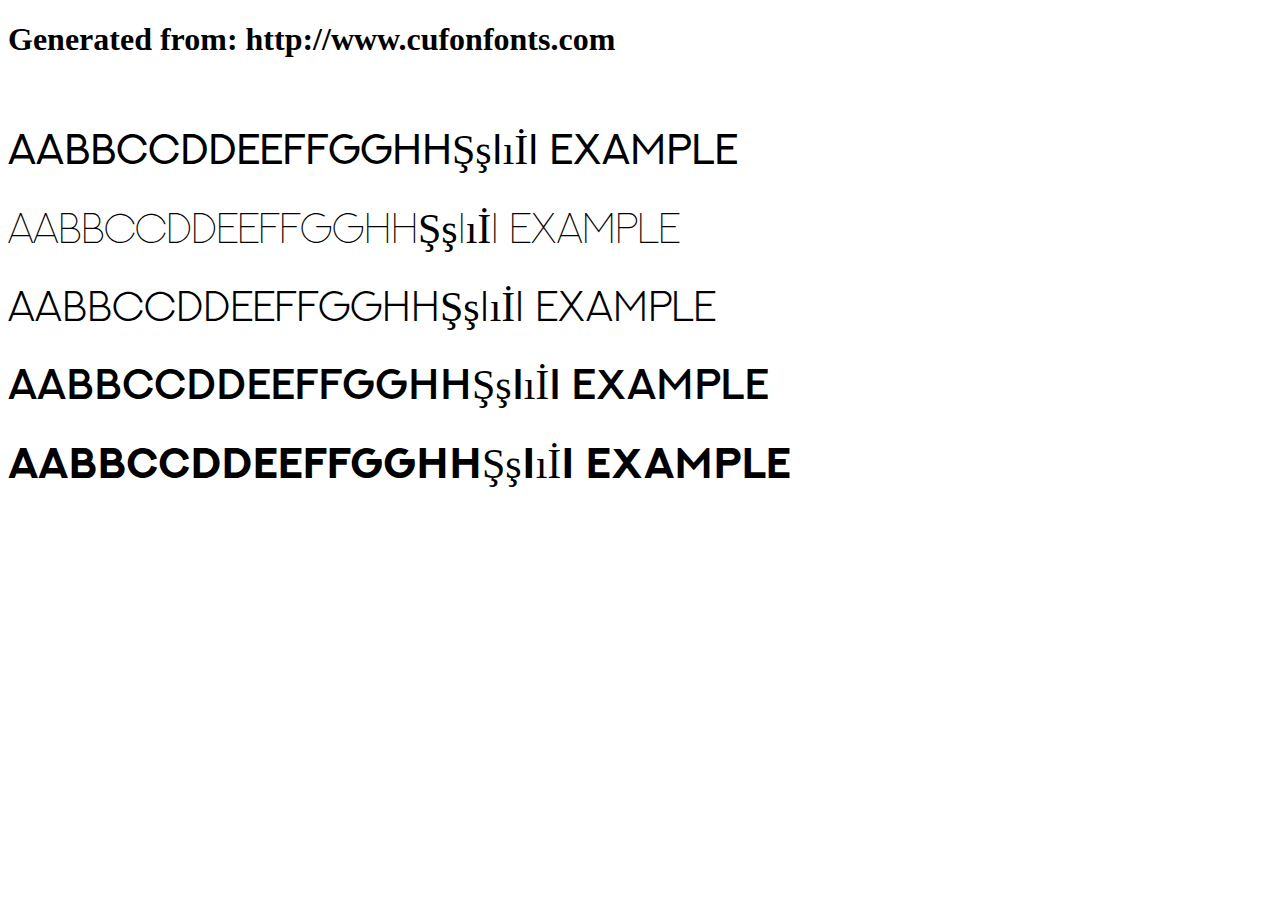
<file: fonts/example.html>
<!DOCTYPE html>
<html xmlns="http://www.w3.org/1999/xhtml">
<head>
    <meta http-equiv="Content-Type" content="text/html; charset=utf-8"/>
    <link rel="stylesheet" type="text/css"
          href="style.css"/>
</head>

<body>

<h1>Generated from: http://www.cufonfonts.com</h1><br/>
<h1 style="font-family:'NEXT ART Regular';font-weight:normal;font-size:42px">AaBbCcDdEeFfGgHhŞşIıİi Example</h1>
<h1 style="font-family:'NEXT ART Thin';font-weight:normal;font-size:42px">AaBbCcDdEeFfGgHhŞşIıİi Example</h1>
<h1 style="font-family:'NEXT ART Light';font-weight:normal;font-size:42px">AaBbCcDdEeFfGgHhŞşIıİi Example</h1>
<h1 style="font-family:'NEXT ART SemiBold';font-weight:normal;font-size:42px">AaBbCcDdEeFfGgHhŞşIıİi Example</h1>
<h1 style="font-family:'NEXT ART Bold';font-weight:normal;font-size:42px">AaBbCcDdEeFfGgHhŞşIıİi Example</h1>


</body>
</html>
</file>
<file: fonts/style.css>
/* #### Generated By: http://www.cufonfonts.com #### */

@font-face {
  font-family: "NEXT ART Regular";
  font-style: normal;
  font-weight: normal;
  src: local("NEXT ART Regular"), url("NEXT ART_Regular.woff") format("woff");
}

@font-face {
  font-family: "NEXT ART Thin";
  font-style: normal;
  font-weight: normal;
  src: local("NEXT ART Thin"), url("NEXT ART_Thin.woff") format("woff");
}

@font-face {
  font-family: "NEXT ART Light";
  font-style: normal;
  font-weight: normal;
  src: local("NEXT ART Light"), url("NEXT ART_Light.woff") format("woff");
}

@font-face {
  font-family: "NEXT ART SemiBold";
  font-style: normal;
  font-weight: normal;
  src: local("NEXT ART SemiBold"), url("NEXT ART_SemiBold.woff") format("woff");
}

@font-face {
  font-family: "NEXT ART Bold";
  font-style: normal;
  font-weight: normal;
  src: local("NEXT ART Bold"), url("NEXT ART_Bold.woff") format("woff");
}

/* GOTHAM PRO */
/* This stylesheet generated by Transfonter (https://transfonter.org) on June 26, 2017 12:11 PM */

@font-face {
  font-family: "Gotham Pro";
  src: url("GothamPro-BoldItalic.eot");
  src: local("Gotham Pro Bold Italic"), local("GothamPro-BoldItalic"),
    url("GothamPro-BoldItalic.eot?#iefix") format("embedded-opentype"),
    url("GothamPro-BoldItalic.woff") format("woff"),
    url("GothamPro-BoldItalic.ttf") format("truetype");
  font-weight: bold;
  font-style: italic;
}

@font-face {
  font-family: "Gotham Pro";
  src: url("GothamPro-Italic.eot");
  src: local("Gotham Pro Italic"), local("GothamPro-Italic"),
    url("GothamPro-Italic.eot?#iefix") format("embedded-opentype"),
    url("GothamPro-Italic.woff") format("woff"),
    url("GothamPro-Italic.ttf") format("truetype");
  font-weight: normal;
  font-style: italic;
}

@font-face {
  font-family: "Gotham Pro";
  src: url("GothamPro-Medium.eot");
  src: local("Gotham Pro Medium"), local("GothamPro-Medium"),
    url("GothamPro-Medium.eot?#iefix") format("embedded-opentype"),
    url("GothamPro-Medium.woff") format("woff"),
    url("GothamPro-Medium.ttf") format("truetype");
  font-weight: 500;
  font-style: normal;
}

@font-face {
  font-family: "Gotham Pro";
  src: url("GothamPro-BlackItalic.eot");
  src: local("Gotham Pro Black Italic"), local("GothamPro-BlackItalic"),
    url("GothamPro-BlackItalic.eot?#iefix") format("embedded-opentype"),
    url("GothamPro-BlackItalic.woff") format("woff"),
    url("GothamPro-BlackItalic.ttf") format("truetype");
  font-weight: 900;
  font-style: italic;
}

@font-face {
  font-family: "Gotham Pro";
  src: url("GothamPro-Bold.eot");
  src: local("Gotham Pro Bold"), local("GothamPro-Bold"),
    url("GothamPro-Bold.eot?#iefix") format("embedded-opentype"),
    url("GothamPro-Bold.woff") format("woff"),
    url("GothamPro-Bold.ttf") format("truetype");
  font-weight: bold;
  font-style: normal;
}

@font-face {
  font-family: "Gotham Pro Narrow";
  src: url("GothamProNarrow-Bold.eot");
  src: local("Gotham Pro Narrow Bold"), local("GothamProNarrow-Bold"),
    url("GothamProNarrow-Bold.eot?#iefix") format("embedded-opentype"),
    url("GothamProNarrow-Bold.woff") format("woff"),
    url("GothamProNarrow-Bold.ttf") format("truetype");
  font-weight: bold;
  font-style: normal;
}

@font-face {
  font-family: "Gotham Pro Narrow";
  src: url("GothamProNarrow-Medium.eot");
  src: local("Gotham Pro Narrow Medium"), local("GothamProNarrow-Medium"),
    url("GothamProNarrow-Medium.eot?#iefix") format("embedded-opentype"),
    url("GothamProNarrow-Medium.woff") format("woff"),
    url("GothamProNarrow-Medium.ttf") format("truetype");
  font-weight: 500;
  font-style: normal;
}

@font-face {
  font-family: "Gotham Pro";
  src: url("GothamPro-LightItalic.eot");
  src: local("Gotham Pro Light Italic"), local("GothamPro-LightItalic"),
    url("GothamPro-LightItalic.eot?#iefix") format("embedded-opentype"),
    url("GothamPro-LightItalic.woff") format("woff"),
    url("GothamPro-LightItalic.ttf") format("truetype");
  font-weight: 300;
  font-style: italic;
}

@font-face {
  font-family: "Gotham Pro";
  src: url("GothamPro-Light.eot");
  src: local("Gotham Pro Light"), local("GothamPro-Light"),
    url("GothamPro-Light.eot?#iefix") format("embedded-opentype"),
    url("GothamPro-Light.woff") format("woff"),
    url("GothamPro-Light.ttf") format("truetype");
  font-weight: 300;
  font-style: normal;
}

@font-face {
  font-family: "Gotham Pro";
  src: url("GothamPro-Black.eot");
  src: local("Gotham Pro Black"), local("GothamPro-Black"),
    url("GothamPro-Black.eot?#iefix") format("embedded-opentype"),
    url("GothamPro-Black.woff") format("woff"),
    url("GothamPro-Black.ttf") format("truetype");
  font-weight: 900;
  font-style: normal;
}

@font-face {
  font-family: "Gotham Pro";
  src: url("GothamPro.eot");
  src: local("Gotham Pro"), local("GothamPro"),
    url("GothamPro.eot?#iefix") format("embedded-opentype"),
    url("GothamPro.woff") format("woff"),
    url("GothamPro.ttf") format("truetype");
  font-weight: normal;
  font-style: normal;
}

@font-face {
  font-family: "Gotham Pro";
  src: url("GothamPro-MediumItalic.eot");
  src: local("Gotham Pro Medium Italic"), local("GothamPro-MediumItalic"),
    url("GothamPro-MediumItalic.eot?#iefix") format("embedded-opentype"),
    url("GothamPro-MediumItalic.woff") format("woff"),
    url("GothamPro-MediumItalic.ttf") format("truetype");
  font-weight: 500;
  font-style: italic;
}

/* SFUI DISPLAY */
/* #### Generated By: http://www.cufonfonts.com #### */

@font-face {
  font-family: "SF UI Display Ultralight";
  font-style: normal;
  font-weight: normal;
  src: local("SF UI Display Ultralight"),
    url("sf-ui-display-ultralight-58646b19bf205.woff") format("woff");
}

@font-face {
  font-family: "SF UI Display Thin";
  font-style: normal;
  font-weight: normal;
  src: local("SF UI Display Thin"),
    url("sf-ui-display-thin-58646e9b26e8b.woff") format("woff");
}

@font-face {
  font-family: "SF UI Display Light";
  font-style: normal;
  font-weight: normal;
  src: local("SF UI Display Light"),
    url("sf-ui-display-light-58646b33e0551.woff") format("woff");
}

@font-face {
  font-family: "SF UI Display Medium";
  font-style: normal;
  font-weight: normal;
  src: local("SF UI Display Medium"),
    url("sf-ui-display-medium-58646be638f96.woff") format("woff");
}

@font-face {
  font-family: "SF UI Display Semibold";
  font-style: normal;
  font-weight: normal;
  src: local("SF UI Display Semibold"),
    url("sf-ui-display-semibold-58646eddcae92.woff") format("woff");
}

@font-face {
  font-family: "SF UI Display Bold";
  font-style: normal;
  font-weight: normal;
  src: local("SF UI Display Bold"),
    url("sf-ui-display-bold-58646a511e3d9.woff") format("woff");
}

@font-face {
  font-family: "SF UI Display Heavy";
  font-style: normal;
  font-weight: normal;
  src: local("SF UI Display Heavy"),
    url("sf-ui-display-heavy-586470160b9e5.woff") format("woff");
}

@font-face {
  font-family: "SF UI Display Black";
  font-style: normal;
  font-weight: normal;
  src: local("SF UI Display Black"),
    url("sf-ui-display-black-58646a6b80d5a.woff") format("woff");
}

/* ROBOTO */
/* #### Generated By: http://www.cufonfonts.com #### */

@font-face {
  font-family: "Roboto Regular";
  font-style: normal;
  font-weight: normal;
  src: local("Roboto Regular"), url("Roboto-Regular.woff") format("woff");
}

@font-face {
  font-family: "Roboto Italic";
  font-style: normal;
  font-weight: normal;
  src: local("Roboto Italic"), url("Roboto-Italic.woff") format("woff");
}

@font-face {
  font-family: "Roboto Bold";
  font-style: normal;
  font-weight: normal;
  src: local("Roboto Bold"), url("Roboto-Bold.woff") format("woff");
}

@font-face {
  font-family: "Roboto Bold Italic";
  font-style: normal;
  font-weight: normal;
  src: local("Roboto Bold Italic"), url("Roboto-BoldItalic.woff") format("woff");
}

@font-face {
  font-family: "Roboto Thin";
  font-style: normal;
  font-weight: normal;
  src: local("Roboto Thin"), url("Roboto-Thin.woff") format("woff");
}

@font-face {
  font-family: "Roboto Thin Italic";
  font-style: normal;
  font-weight: normal;
  src: local("Roboto Thin Italic"), url("Roboto-ThinItalic.woff") format("woff");
}

@font-face {
  font-family: "Roboto Light";
  font-style: normal;
  font-weight: normal;
  src: local("Roboto Light"), url("Roboto-Light.woff") format("woff");
}

@font-face {
  font-family: "Roboto Light Italic";
  font-style: normal;
  font-weight: normal;
  src: local("Roboto Light Italic"),
    url("Roboto-LightItalic.woff") format("woff");
}

@font-face {
  font-family: "Roboto Medium";
  font-style: normal;
  font-weight: normal;
  src: local("Roboto Medium"), url("Roboto-Medium.woff") format("woff");
}

@font-face {
  font-family: "Roboto Medium Italic";
  font-style: normal;
  font-weight: normal;
  src: local("Roboto Medium Italic"),
    url("Roboto-MediumItalic.woff") format("woff");
}

@font-face {
  font-family: "Roboto Black";
  font-style: normal;
  font-weight: normal;
  src: local("Roboto Black"), url("Roboto-Black.woff") format("woff");
}

@font-face {
  font-family: "Roboto Black Italic";
  font-style: normal;
  font-weight: normal;
  src: local("Roboto Black Italic"),
    url("Roboto-BlackItalic.woff") format("woff");
}
</file>
<file: css/style.css>
@import url('https://fonts.googleapis.com/css2?family=Roboto:ital,wght@0,100;0,300;0,400;0,500;0,700;0,900;1,100;1,300;1,400;1,500;1,700;1,900&display=swap');
body {
  box-sizing: border-box;
  font-family: "NEXT ART Regular", sans-serif;
}
a {
  text-decoration: none;
}
.wrapper {
  overflow: hidden;
}

.container {
  max-width: 1220px;
  margin: 0 auto;
  padding: 0 15px;
}

.header {
  background-color: #040604;
  padding: 30px 0;
}

.header__block {
  display: flex;
  justify-content: space-between;
  align-items: center;
  flex-wrap: wrap;
}
.header__menu {
  margin-left: -100px;
}
.header__menu ul {
  list-style-type: none;
  display: flex;
  align-items: center;
  gap: 40px;
  padding: 0;
}
.header__menu ul a {
  font-family: "SF UI Display Medium";
  font-size: 18px;
  color: #fff;
  line-height: 1.2;
  position: relative;
}
.header__menu ul a::after {
  content: "";
  position: absolute;
}
.header__menu ul li a:hover::after {
  content: "";
  position: absolute;
  left: 0;
  bottom: -10px;
  width: 100%;
  height: 4px;
  background-color: #00ace1;
  transition: 0.5s all ease;
}

.header__lang #selectLang {
  font-family: "SF UI Display Medium";
  border: none;
  background-color: transparent;
  color: #fff;
  appearance: none;
  font-size: 18px;
  cursor: pointer;
  padding-bottom: 2px;
  transition: 0.5s all ease;
  padding: 5px;
  text-align: center;
  border-bottom: 1px solid transparent;
}
.header__lang #selectLang:hover {
  color: #00ace1;
  border-color: #00ace1;
}
.header__lang #selectLang:focus {
  outline: none;
  border-color: #00ace1;
  color: #00ace1;
}

/* hero */
.hero {
  background-color: #f0f0f0;
  padding-top: 100px;
  padding-bottom: 50px;
  overflow: hidden;
}
.hero__container {
  position: relative;
}
.hero__block {
  display: flex;
  align-items: center;
  justify-content: space-between;
  position: relative;
  z-index: 99;
}

.hero__title {
  font-family: "NEXT ART Regular";
  font-size: 38px;
  color: #000;
  line-height: 1.2;
  margin-bottom: 5px;
}
.hero__subtitle {
  font-family: "NEXT ART Light";
  font-size: 24px;
  color: #181818;
  line-height: 1.2;
  margin-bottom: 30px;
}

.hero__slogan {
  font-family: "Roboto Light";
  color: #181818;
  font-size: 18px;
  line-height: 1.2;
  margin-bottom: 75px;
  max-width: 500px;
  text-align: justify;
}

.hero__btn {
  display: inline-block;
  font-family: "NEXT ART SemiBold";
  font-size: 24px;
  color: #fff;
  background-color: #00ace1;
  padding: 30px 40px;
  border-radius: 50px;
  letter-spacing: 2px;
  transition: .3s all ease;
}
.hero__btn:hover {
  color: #00ace1;
  background: #fff;
  box-shadow: 0 0 10px rgba(0,0,0, .3);
}

.hero__card {
  flex-direction: column;
  position: relative;
  border-radius: 50px;
  background-image: -moz-linear-gradient(
    -51deg,
    rgb(255, 255, 255) 0%,
    rgba(255, 255, 255, 0) 100%
  );
  background-image: -webkit-linear-gradient(
    -51deg,
    rgb(255, 255, 255) 0%,
    rgba(255, 255, 255, 0) 100%
  );
  background-image: -ms-linear-gradient(
    -51deg,
    rgb(255, 255, 255) 0%,
    rgba(255, 255, 255, 0) 100%
  );
  box-shadow: 0px 40px 81px 0px rgba(46, 26, 122, 0.26);
  width: 440px;
  height: 500px;
  z-index: 121;
}
.hero__tools .hero__tools-img {
  position: absolute;
  width: 100%;
  height: 100%;
  z-index: 2;
}

.hero__sq-img {
  position: absolute;
  top: -8px;
  z-index: 1;
}
.hero__card-text {
    margin-bottom: 25px;
    padding: 30px 30px 15px 30px;
    z-index: 9;
}
.hero__card-text p {
    font-family: "NEXT ART SemiBold";
    font-weight: 500;
    font-size: 20px;
    text-align: center;
}
.hero__card-text span {
  display: block;
  color: #00ace1;
  font-weight: bold;
}
.hero__card-price {
    font-family: "NEXT ART SemiBold";
    font-weight: 500;
    display: flex;
    flex-direction: column;
    gap: 0px;
    padding: 0 30px 30px 30px;
    z-index: 9;
}
.hero__card-price p {
  display: flex;
  justify-content: space-between;
  gap: 20px;
  font-size: 30px;
}
.hero__card-price .purchase span {
  color: #f60338;
  display: inline-block;
}

.hero__card-price .sale span {
  color: #00c741;
  display: inline-block;
}

.hero__link {
  text-align: center;
  padding-top: 50px;
  margin-left: 330px;
}
.hero__link a {
  display: inline-flex;
  align-items: center;
  justify-content: center;
  gap: 20px;
  font-size: 27px;
  color: #00ace1;
}
.hero__link a .hero__link-icon {
  display: flex;
  align-items: center;
  justify-content: center;
  width: 56px;
  height: 56px;
  border-radius: 50%;
  background-color: #000;
  transition: .3s all ease;
}
.hero__link a:hover .hero__link-icon {
  background: #fff;
  box-shadow: 0 0 10px rgba(0,0,0, .3);
}

.hero__shapes .sq-shape {
  position: absolute;
  left: -300px;
  top: 342px;
  z-index: 1;
}

.hero__shapes .plus-shape {
  position: absolute;
  left: 100px;
  bottom: -190px;
  z-index: 1;
}
.circle-shape {
  position: absolute;
  right: -200px;
  bottom: -180px;
}
.x-shape {
  position: absolute;
  top: -143px;
  right: 270px;
  z-index: 141;
}

/* Hero slider÷ */

.blog-slider {
  width: 100%;
  height: 100%;
  position: relative;
  background: #fff;
  box-shadow: 0px 14px 80px rgba(34, 35, 58, 0.2);
  border-radius: 25px;
  transition: all 0.3s;
}
.blog-slider__item.swiper-slide-active .blog-slider__img img {
  opacity: 1;
  transition-delay: 0.3s;
}
.blog-slider__content {
  height: 100%;
  display: flex;
  flex-direction: column;
  justify-content: flex-end;
}
.blog-slider__item.swiper-slide-active .blog-slider__content > * {
  opacity: 1;
  transform: none;
}
.blog-slider__item.swiper-slide-active .blog-slider__content > *:nth-child(1) {
  transition-delay: 0.3s;
}
.blog-slider__item.swiper-slide-active .blog-slider__content > *:nth-child(2) {
  transition-delay: 0.4s;
}
.blog-slider__item.swiper-slide-active .blog-slider__content > *:nth-child(3) {
  transition-delay: 0.5s;
}
.blog-slider__item.swiper-slide-active .blog-slider__content > *:nth-child(4) {
  transition-delay: 0.6s;
}
.blog-slider__item.swiper-slide-active .blog-slider__content > *:nth-child(5) {
  transition-delay: 0.7s;
}
.blog-slider__item.swiper-slide-active .blog-slider__content > *:nth-child(6) {
  transition-delay: 0.8s;
}
.blog-slider__item.swiper-slide-active .blog-slider__content > *:nth-child(7) {
  transition-delay: 0.9s;
}
.blog-slider__item.swiper-slide-active .blog-slider__content > *:nth-child(8) {
  transition-delay: 1s;
}
.blog-slider__item.swiper-slide-active .blog-slider__content > *:nth-child(9) {
  transition-delay: 1.1s;
}
.blog-slider__item.swiper-slide-active .blog-slider__content > *:nth-child(10) {
  transition-delay: 1.2s;
}
.blog-slider__item.swiper-slide-active .blog-slider__content > *:nth-child(11) {
  transition-delay: 1.3s;
}
.blog-slider__item.swiper-slide-active .blog-slider__content > *:nth-child(12) {
  transition-delay: 1.4s;
}
.blog-slider__item.swiper-slide-active .blog-slider__content > *:nth-child(13) {
  transition-delay: 1.5s;
}
.blog-slider__item.swiper-slide-active .blog-slider__content > *:nth-child(14) {
  transition-delay: 1.6s;
}
.blog-slider__item.swiper-slide-active .blog-slider__content > *:nth-child(15) {
  transition-delay: 1.7s;
}
.blog-slider__img img {
  width: 100%;
  height: 340px;
  display: block;
  opacity: 0;
  transition: all 0.3s;
  position: absolute;
  object-fit: contain;
}
.weapon-1 {
  transform: scale(1.6);
  right: 0px;
  top: 20px;
}
.weapon-2 {
  transform: scale(1.5);
  right: 30px;
  top: 30px;
}
.weapon-3 {
  transform: scale(1.2);
  right: 0;
  top: 30px;
}
.weapon-4 {
  transform: scale(1.5);
  top: 30px;
}
.blog-slider__content > * {
  opacity: 0;
  transform: translateY(25px);
  transition: all 0.4s;
}
.blog-slider .swiper-container-horizontal > .swiper-pagination-bullets,
.blog-slider .swiper-pagination-custom,
.blog-slider .swiper-pagination-fraction {
  bottom: 10px;
  left: 0;
  width: 100%;
}
.blog-slider__pagination {
  position: absolute;
  z-index: 21;
  right: 20px;
  width: 11px !important;
  text-align: center;
  left: auto !important;
  top: 50%;
  bottom: auto !important;
  transform: translateY(-50%);
}
@media screen and (max-width: 768px) {
  .blog-slider__pagination {
    transform: translateX(-50%);
    left: 50% !important;
    top: 205px;
    width: 100% !important;
    display: flex;
    justify-content: center;
    align-items: center;
  }
}
.blog-slider__pagination.swiper-pagination-bullets .swiper-pagination-bullet {
  margin: 8px 0;
}
@media screen and (max-width: 768px) {
  .blog-slider__pagination.swiper-pagination-bullets .swiper-pagination-bullet {
    margin: 0 5px;
  }
}
.blog-slider__pagination .swiper-pagination-bullet {
  width: 11px;
  height: 11px;
  display: block;
  border-radius: 10px;
  background: #062744;
  opacity: 0.2;
  transition: all 0.3s;
}
.blog-slider__pagination .swiper-pagination-bullet-active {
  opacity: 1;
  background: #fd3838;
  height: 30px;
  box-shadow: 0px 0px 20px rgba(252, 56, 56, 0.3);
}
@media screen and (max-width: 768px) {
  .blog-slider__pagination .swiper-pagination-bullet-active {
    height: 11px;
    width: 30px;
  }
}

/* *********************** */

.income {
  background-color: #000;
  padding-top: 75px;
  padding-bottom: 110px;
  overflow: hidden;
}
.income-1 {
  position: absolute;
  top: 0;
  left: -410px;
}
.income-2 {
  position: absolute;
  bottom: -111px;
  left: -410px;
}
.income-3 {
  position: absolute;
  top: 249px;
  right: -210px;
}
.income-4 {
  position: absolute;
  bottom: -162px;
  right: -328px;
}
.income__container {
  position: relative;
}
.title h2 {
  font-size: 38px;
  color: #00ace1;
  text-align: center;
  z-index: 99;
  margin-bottom: 40px;
}

.title h2 span {
  color: #fff;
}

/* Tabs */

.range input[type="range"] {
  background-color: transparent;
  -webkit-appearance: none;
  appearance: none;
  width: 100%;
  cursor: pointer;
  outline: none;
  border-radius: 15px;
  height: 4px;
  border: 1px solid #00ace1;
}

/* Thumb: webkit */
.range input[type="range"]::-webkit-slider-thumb {
  -webkit-appearance: none;
  appearance: none;
  height: 20px;
  width: 20px;
  background-color: #00ace1;
  border-radius: 50%;
  border: none;
  transition: 0.2s ease-in-out;
}

/* Thumb: Firefox */
.range input[type="range"]::-moz-range-thumb {
  height: 15px;
  width: 15px;
  background-color: #00ace1;
  border-radius: 50%;
  border: none;

  /* box-shadow: -407px 0 0 400px #f50; emove this line */
  transition: 0.2s ease-in-out;
}

/* Hover, active & focus Thumb: Webkit */
.range input[type="range"]::-webkit-slider-thumb:hover {
  box-shadow: 0 0 0 10px rgba(255, 85, 0, 0.1);
}
.range input[type="range"]:active::-webkit-slider-thumb {
  box-shadow: 0 0 0 13px rgba(255, 85, 0, 0.2);
}
.range input[type="range"]:focus::-webkit-slider-thumb {
  box-shadow: 0 0 0 13px rgba(255, 85, 0, 0.2);
}

/* Hover, active & focus Thumb: Firfox */
.range input[type="range"]::-moz-range-thumb:hover {
  box-shadow: 0 0 0 10px rgba(255, 85, 0, 0.1);
}
.range input[type="range"]:active::-moz-range-thumb {
  box-shadow: 0 0 0 13px rgba(255, 85, 0, 0.2);
}
.range input[type="range"]:focus::-moz-range-thumb {
  box-shadow: 0 0 0 13px rgba(255, 85, 0, 0.2);
}
/*=============
Aesthetics 
=========================*/
.income__checkbox {
  display: flex;
  align-items: center;
  justify-content: space-between;
  position: relative;
  margin-top: 55px;
}
.income__checkbox::after {
  content: "";
  position: absolute;
  top: 0;
  left: 50%;
  background-color: #00ace1;
  height: 100%;
  width: 4px;
}

.range {
  align-items: center;
  gap: 1rem;
  margin: 0 auto;
  width: 80%;
  padding: 0px 10px;
}

.range__value {
  display: flex;
  justify-content: center;
  align-items: center;
  color: #00c741;
  font-family: "NEXT ART Bold";
  text-align: center;
  font-size: 24px;
  text-align: center;
  color: #52c070;
  gap: 10px;
}

.range__title {
  text-align: center;
  font-size: 24px;
  color: #fff;
  margin-top: 25px;
  display: flex;
  align-items: center;
  justify-content: center;
  flex-wrap: wrap;
}
.range__title span {
  font-family: "NEXT ART Bold";
  color: #00ace1;
}

/* **************************CHeckbox************************** */
.radio-list-right {
  display: flex;
  flex-direction: column;
  gap: 40px;
  flex: 0 0 45%;
}
.radio-list-right input[type="radio"] {
  opacity: 0;
  float: left;
  width: 1px;
  margin: 0;
}
.radio-list-right input[type="radio"] + label {
  position: relative;
  margin: 0;
  display: block;
  width: 100%;
  padding: 15px;
  border: 3px solid transparent;
  border-radius: 10px;
  transition: .3s all ease;
}
.radio-list-right input[type="radio"] + label:hover {
  box-shadow: 0 0 10px rgba(255,255,255, .5);
}
.radio-list-right input[type="radio"] + label:before {
  content: "";
  position: absolute;
  top: 47%;
  background: transparent;
  border: 3px solid #00ace1;
  padding: 3px;
}
.radio-list-right input:checked[type="radio"] + label {
  border-color: #00ace1;
}
.radio-list-right input:checked[type="radio"] + label:hover {
  box-shadow: none;
}
.radio-list-right input:checked[type="radio"] + label:before {
  border: 3px solid #00ace1;
}
.radio-list-right input:checked[type="radio"] + label::after {
  content: "";
  position: absolute;
  top: 37px;
  right: 15px;
  width: 18px;
  height: 18px;
  background-color: #00cce1;
  border-radius: 100px;
}

.radio-list-right input[type="radio"] + label {
  display: flex;
  align-items: center;
  justify-content: space-between;
  font-family: "NEXT ART Bold";
  font-size: 24px;
  color: #fff;
  cursor: pointer;
}
.radio__img {
  display: flex;
  align-items: center;
  gap: 25px;
}
.radio__price {
  font-size: 24px;
  font-family: 'Roboto', sans-serif;
  padding-right: 50px;
  font-weight: 200;
}
.radio-list-right input[type="radio"] + label:before {
  height: 18px;
  width: 18px;
  margin-top: -12px;
  right: 9px;
  border-radius: 100%;
}
.income__checkbox-txt {
  flex-basis: 40%;
}
.income__checkbox-txt ul {
  font-family: "Roboto Thin";
  color: #fff;
  font-size: 18px;
  list-style-type: none;
  padding: 0;
  margin: 0;
  display: flex;
  flex-direction: column;
  gap: 30px;
}
.income__checkbox-txt ul li {
  position: relative;
}
.income__checkbox-txt ul li::before {
  content: "";
  width: 20px;
  height: 20px;
  position: absolute;
  background-image: url(../images/checked.svg);
  background-repeat: no-repeat;
  background-size: 20px 20px;
  left: -40px;
}
.income__checkbox-txt ul li.grey::before {
  background-image: url(../images/checked-gray.svg);
}

/* how__works */

.how__works {
  padding: 100px 0;
}
.how__works-container {
  position: relative;
}
.income-plus-img {
  position: absolute;
  right: 189px;
  top: -214px;
}
.how__works-img1 {
  position: absolute;
  bottom: -100px;
  left: -300px;
}
.how__works-img {
  position: absolute;
  top: 206px;
  left: 36%;
}
.how__works .title h2 {
  color: #000;
}
.how__works-item {
  display: flex;
  align-items: center;
  justify-content: center;
  gap: 50px;
  margin-top: 50px;
  margin-bottom: 50px;
}
.force__block {
  padding: 60px;
}
.how__works-title {
  font-family: "NEXT ART Bold";
  font-size: 21px;
  margin-bottom: 10px;
}

.how__works-subtitle {
  font-family: "Roboto Light";
  font-size: 18px;
  max-width: 440px;
}

.right-subtitle {
  border-left: 3px solid #00ace1;
  padding-left: 20px;
  margin-left: -20px;
}
.blocks-right {
  margin: 0 auto;
  transform: translateX(180px);
}
.blocks-left {
  transform: translateX(-180px);
}
.how__works-item-img {
  position: relative;
  display: flex;
  justify-content: center;
  align-items: center;
  z-index: 99;
}
.how__works-item:nth-child(1) .how__works-item-img:nth-child(1):after {
  background-image: url(../images/force-line-1.png);
  background-repeat: no-repeat;
  content: "";
  width: 100%;
  height: 100%;
  position: absolute;
  top: -60px;
  left: 122px;
  z-index: 1;
}
.how__works-item:nth-child(2) .how__works-item-img:nth-child(2):after {
  background-image: url(../images/force-line-2.png);
  background-repeat: no-repeat;
  content: "";
  width: 100%;
  height: 100%;
  position: absolute;
  top: -57px;
  left: -2px;
  z-index: 1;
}
.how__works-item:nth-child(3) .how__works-item-img:nth-child(1):after {
  background-image: url(../images/force-line-3.png);
  background-repeat: no-repeat;
  content: "";
  width: 100%;
  height: 100%;
  position: absolute;
  top: -57px;
  left: 106px;
  z-index: 1;
}
.how__works-item:nth-child(4) .how__works-item-img:nth-child(2):after {
  background-image: url(../images/force-line-2.png);
  background-repeat: no-repeat;
  content: "";
  width: 100%;
  height: 100%;
  position: absolute;
  top: -56px;
    left: 3px;
  z-index: 1;
}
.how__works-item:nth-child(5) .how__works-item-img:nth-child(1):after {
  background-image: url(../images/force-line-3.png);
  background-repeat: no-repeat;
  content: "";
  width: 100%;
  height: 100%;
  position: absolute;
  top: -56px;
    left: 82px;
  z-index: 1;
}
.force-line-img {
  position: absolute;
  top: -58px;
  left: 113px;
  z-index: 1;
}
.force-line-img1 {
  position: absolute;
  top: -85px;
  left: -43px;
  z-index: -1;
}
.force-img {
  z-index: 10;
}
.how__works-item-img span {
  font-size: 140px;
  display: block;
  position: absolute;
  color: #fff;
  z-index: 10;
}

.force-1 {
  left: 79px;
  top: 10px;
}

.force-2 {
  left: 90px;
  top: 2px;
}

.force-3 {
  left: 55px;
  top: 6px;
}
.force-4 {
  left: 67px;
  top: 5px;
}
.force-5 {
  left: 50px;
  top: 12px;
}
.blocks-left {
  text-align: right;
}

.left-subtitle {
  border-right: 3px solid #00ace1;
  padding-right: 20px;
  margin-right: -20px;
}

/* video */
.video {
  padding: 80px 0;
  background-color: #000;
}
.video .title h2,
.video .subtitle {
  cursor: context-menu;
}
.subtitle {
  text-align: center;
  font-size: 24px;
  color: #fff;
  max-width: 780px;
  margin: 0 auto;
  line-height: 1.3;
}

.video__block {
  text-align: center;
  margin-top: 60px;
  margin-bottom: 60px;
}

.video__block iframe {
  width: 1000px;
  height: 460px;
}
.payment__method {
  display: flex;
  align-items: center;
  justify-content: center;
  gap: 70px;
}
.payment__method a {
  display: block;
}

.payment__method img {
  text-align: center;
  object-fit: contain;
}

/* .trader */
.trader {
  padding-top: 70px;
  padding-bottom: 135px;
}
.trader__container {
  position: relative;
}
.trader__block {
  display: flex;
  align-items: center;
  position: relative;
  z-index: 99;
}
.trade-shape-1 {
  position: absolute;
  top: -70px;
  left: -262px;
}
.trade-shape-2 {
  position: absolute;
  bottom: -130px;
  right: -290px;
}
.trader__block-img img {
  width: 100%;
}
.trader__block-txt {
  font-family: "Roboto Regular";
  font-size: 24px;
  color: #0a090a;
  max-width: 600px;
  margin-bottom: 55px;
  padding-top: 35px;
}

.trader__block-slogan {
  font-family: "Roboto Medium";
  color: #0a090a;
  font-size: 24px;
  max-width: 600px;
  margin-bottom: 85px;
}

.trader__link {
  font-family: "NEXT ART Bold";
  display: inline-block;
  font-size: 21px;
  color: #fff;
  background-color: #00ace1;
  padding: 25px 30px;
  border-radius: 50px;
  letter-spacing: 1px;
  transition: .3s all ease;
}
.trader__link:hover {
  color: #00ace1;
  background: #fff;
  box-shadow: 0 0 10px rgba(0,0,0, .3);
}

/* cashback */
.cashback {
  background-color: #0a090a;
  padding-top: 90px;
  padding-bottom: 60px;
}

.cashback__subtitle {
  font-family: "Roboto Light";
  font-size: 24px;
  color: #fff;
  max-width: 850px;
  margin: 0 auto;
  text-align: center;
  line-height: 1.3;
  margin-bottom: 50px;
}

/* Stepper */
.cashback__step {
  width: 90%;
  margin-bottom: 100px;
  margin-left: auto;
  margin-right: auto;
}
.cashback__step ul {
  display: flex;
  justify-content: space-between;
  position: relative;
}

.cashback__step ul li {
  list-style: none;
  display: flex;
  flex-direction: column;
  align-items: center;
  justify-content: center;
  overflow: hidden;
}

.cashback__step ul::after {
  content: "";
  position: absolute;
  width: 95%;
  height: 4px;
  background-color: transparent;
  border: 1px solid #00ace1;
  left: 15px;
  top: 47px;
}

.cashback__step ul li .icons {
  font-family: "Roboto Regular";
  font-size: 24px;
  color: #52c070;
  display: block;
}

.cashback__step ul li .label {
  font-family: "Roboto Regular";
  font-size: 24px;
  color: #fff;
  display: block;
}

.cashback__step ul li .step {
  width: 20px;
  height: 20px;
  background-color: #00ace1;
  border-radius: 50%;
  margin: 16px 0 10px;
  display: grid;
  place-items: center;
  position: relative;
  cursor: pointer;
}

.first::after {
  width: 0;
  height: 0;
}

.cashback__step ul li .step .awesome {
  display: none;
}

.cashback__step ul li .step p {
  font-size: 18px;
}

.cashback__step ul li .active {
  background-color: #1b761b;
}

.cashback__step li .active::after {
  background-color: #1b761b;
}

.cashback__step ul li .active p {
  display: none;
}

.cashback__step ul li .active .awesome {
  display: flex;
}
.cashback__info {
  display: flex;
  align-items: center;
  gap: 30px;
  justify-content: center;
  margin-bottom: 120px;
}
.cashback__info-txt {
  font-family: "Roboto Light";
  font-size: 24px;
  color: #fff;
  flex: 0 0 49%;
}
.cashback__info-txt p {
  margin-bottom: 40px;
  line-height: 1.2;
}
.cashback__info-txt a {
  font-family: "Roboto Medium";
  color: #00ace1;
}

.cashback__social {
  display: flex;
  align-items: center;
  justify-content: space-between;
  padding-top: 30px;
}
.cashback__social a {
  display: block;
}
.cashback__social a svg {
  transition: .3s all ease;
}
.cashback__social a:hover svg  {
  fill: #fff;
}

.cashback__btm-txt {
  font-family: "Roboto Light";
  font-size: 18px;
  color: #fff;
  text-align: center;
}
.cashback__btm-txt a {
  color: #00ace1;
}

.menu-opener {
  display: none;
}
.mob {
  display: none !important;
}






.login-sec .circle-shape {
  right: -300px;
  bottom: -440px;
}
.login-sec .hero__shapes .sq-shape {
  left: -300px;
  top: 40px;
}
.login-sec .hero__shapes .plus-shape {
  left: 0;
  bottom: -340px;
}
.login-sec {
  padding: 300px 0;
}
.login-block {
  display: flex;
  align-items: center;
  justify-content: center;
  flex-direction: column;
}
.login-block .form-group {
  margin-bottom: 50px;
}
.login-block .form-group input {
  border: none;
  padding: 0;
  max-width: 440px;
  width: 100%;
  border: 1px solid #00ace1;
  transition: .3s all;
  font-size: 24px;
  font-weight: 600;
  color: #00ace1;
  padding: 18px 30px;
  border-radius: 50px;
  box-sizing: border-box;
}
.login-block .form-group input::placeholder {
  font-size: 24px;
  font-weight: 600;
  color: #00ace1;
  font-family: "NEXT ART Bold";
}
.login-block .form-group input:focus {
  outline: none;
}
.form-btn {
  margin: 20px 0 45px;
}
.form-btn button {
  font-family: "NEXT ART Bold";
  font-size: 24px;
  text-align: center;
  display: inline-flex;
  align-items: center;
  justify-content: center;
  max-width: 440px;
  width: 100%;
  padding: 24px;
  background: #00ace1;
  border-radius: 50px;
  border: none;
  color: #fff;
  cursor: pointer;
  transition: .3s all ease;
}
.form-btn button:hover {
  color: #00ace1;
  background: #fff;
  box-shadow: 0 0 10px rgba(0,0,0, .3);
}

.create-link {
  text-align: center;
}
.create-link a {
  font-family: "NEXT ART Bold";
  font-size: 18px;
  color: #00ace1;
  text-align: center;
  letter-spacing: 1.6px;
}
.create-link a:hover {
  text-decoration: underline;
}





@media (max-width: 1550px) {
  .login-sec .circle-shape {
    right: -100px;
    bottom: -440px;
  }
  .login-sec .hero__shapes .sq-shape {
    left: -100px;
    top: 40px;
  }
  .login-sec .hero__shapes .plus-shape {
    left: 0;
    bottom: -340px;
  }
}


@media (max-width: 1250px) {
  .trader__link {
    font-size: 20px;
  }
}

@media (max-width: 1200px) {
  .trader__link {
    font-size: 16px;
  }
  .container {
    padding: 0 30px;
  }
  .hero__text {
    padding-right: 30px;
  }
  .blocks-left,
  .blocks-right {
    transform: translate(0);
  }
  .how__works-item .how__works-item-img:after {
    display: none;
  }
  .login-sec .circle-shape {
    bottom: -440px;
  }
  .login-sec .hero__shapes .sq-shape {
    top: 40px;
  }
  .login-sec .hero__shapes .plus-shape {
    left: 0;
    bottom: -340px;
  }
  .login-sec .x-shape {
    top: -243px;
    right: 70px;
    left: auto;
    display: block;
  }
}

@media (max-width: 1024px) {
  .hero__card {
    width: 350px;
  }
  .hero {
    padding: 50px 0;
  }
  .hero__title {
    font-size: 22px;
  }
  .hero__subtitle {
    font-size: 15px;
  }
  .hero__slogan {
    font-size: 14px;
    margin-bottom: 35px;
    max-width: 402px;
  }
  .hero__btn {
    font-size: 17px;
    padding: 17px 25px;
  }
  .hero__card {
    height: 420px;
  }
  .hero__card-price p {
    justify-content: space-around;
    gap: 0px;
    font-size: 26px;
  }
  .income {
    padding: 50px 0;
  }
  .radio-list-right input[type="radio"] + label {
    font-size: 20px;
  }
  .radio-list-right input[type="radio"] + label {
    width: 85%;
  }
  .radio__price {
    font-size: 20px;
    padding-right: 30px;
  }
  .income__checkbox-txt ul {
    font-size: 16px;
    gap: 22px;
  }
  .how__works {
    padding: 50px 0;
  }
  .title h2 {
    font-size: 30px;
  }
  .how__works-title {
    font-size: 16px;
  }
  .how__works-subtitle {
    font-size: 14px;
  }
  .video {
    padding: 50px 0;
  }
  .subtitle,
  .cashback__subtitle {
    font-size: 16px;
    max-width: 528px;
    line-height: 1.3;
  }
  .video__block iframe {
    width: 100%;
  }
  .payment__method {
    gap: 30px;
  }
  .payment__method img {
    width: 100%;
  }
  .trader__block-txt {
    font-size: 18px;
  }
  .trader__block-slogan {
    font-size: 18px;
    margin-bottom: 60px;
  }

  .trader__link {
    font-family: "NEXT ART Bold";
    display: inline-block;
    font-size: 16px;
    color: #fff;
    background-color: #00ace1;
    padding: 20px 18px;
    border-radius: 50px;
    letter-spacing: 1px;
  }
  .trader__block-img img {
    width: 85%;
  }
  .cashback {
    padding: 50px 0;
  }
  .cashback__step ul li .icons,
  .cashback__step ul li .label {
    font-size: 18px;
  }
  .cashback__step ul::after {
    top: 42px;
  }
  .cashback__info-txt {
    font-size: 20px;
  }
}

@media (max-width: 992px) {
  .pc {
    display: none !important;
  }
  .mob {
    display: block !important;
  }

  .login-sec .hero__shapes img {
    width: 20%;
  }
  .login-sec .circle-shape {
    right: -100px;
    bottom: -440px;
  }
  .login-sec .hero__shapes .sq-shape {
    left: -100px;
    top: 40px;
  }
  .login-sec .hero__shapes .plus-shape {
    left: 0;
    bottom: -340px;
  }
  .login-sec .x-shape {
    top: -243px;
    right: 70px;
  }

  .trader__link {
    padding: 18px 10px;
    width: 100%;
    font-size: 14px;
    text-align: center;
  }
  .income-plus-img {
    right: 120px;
    top: -105px;
    height: 110px;
  }
  .income__checkbox-txt ul li {
    line-height: 1.2;
  }
  .radio__img {
    gap: 0 18px;
    font-size: 16px;
  }
  .radio__price {
    font-size: 16px;
  }
  .header__lang.mob {
    text-align: center;
    margin-top: 30px;
  }
  .header__menu {
    position: fixed;
    right: -1000px;
    top: 0;
    z-index: 10000;
    background: #040604;
    width: 40%;
    height: 100%;
    overflow: auto;
    transition: 0.4s all ease;
  }
  .header__menu ul {
    flex-direction: column;
    padding-top: 80px;
  }
  .header__menu.active {
    right: 0;
  }
  .menu-opener {
    display: inline-flex;
    flex-direction: column;
    align-items: center;
    gap: 5px 0;
    position: relative;
    z-index: 10001;
  }
  .menu-opener span {
    position: relative;
    width: 24px;
    height: 2px;
    background: #fff;
    transition: 0.5s all ease;
  }
  .menu-opener.active .one {
    transform: rotate(45deg);
    top: 7px;
  }
  .menu-opener.active .three {
    transform: rotate(-45deg);
    top: -7px;
  }
  .menu-opener.active .two {
    opacity: 0;
  }
}

@media (max-width: 768px) {
  .weapon-1 {
    top: 0px;
  }
  .weapon-2 {
    top: 0px;
  }
  .weapon-3 {
    top: 0px;
  }
  .weapon-4 {
    top: 0px;
  }
  .header__menu {
    width: 60%;
  }
  .header__menu ul {
    gap: 18px;
  }
  .header__menu ul a {
    font-size: 14px;
  }
  .header__menu {
    margin: 0;
  }
  .hero__block {
    flex-wrap: wrap;
    justify-content: center;
  }
  .hero__text {
    text-align: center;
    margin-bottom: 30px;
  }
  .hero__slogan {
    margin: 0 auto;
    margin-bottom: 20px;
  }
  .x-shape {
    left: 0;
  }
  .hero__link {
    margin: 0;
  }
  .hero__shapes .plus-shape {
    left: 0;
    width: 20%;
  }
  .title h2 {
    font-size: 26px;
  }
  .range__title {
    font-size: 20px;
  }
  .range__value {
    margin-bottom: 15px;
  }
  .radio-list-right input[type="radio"] + label {
    font-size: 15px;
  }
  .radio__img img {
    width: 20%;
  }
  .radio__price {
    font-size: 16px;
  }
  .radio-list-right input[type="radio"] + label:before,
  .radio-list-right input:checked[type="radio"] + label::after {
    top: 0;
    bottom: 0;
    margin: auto;
  }
  .income__checkbox-txt ul {
    gap: 16px;
  }
  .income-plus-img {
    left: 0;
    top: 0;
  }
  .force-img {
    width: 100%;
  }
  .how__works-item-img span {
    font-size: 120px;
  }
  .force-1 {
    left: 62px;
    top: 2px;
  }
  .force-2 {
    left: 67px;
    top: 0px;
  }
  .force-3 {
    left: 39px;
    top: 5px;
  }
  .force-4 {
    left: 54px;
    top: 2px;
  }
  .force-5 {
    left: 44px;
    top: 9px;
  }
  .how__works-item:nth-child(1) .how__works-item-img:nth-child(1):after {
    top: -40px;
    left: 89px;
  }
  .how__works-item:nth-child(2) .how__works-item-img:nth-child(2):after {
    top: -55px;
    left: -5px;
  }
  .how__works-item:nth-child(3) .how__works-item-img:nth-child(1):after {
    top: -55px;
    left: 81px;
  }
  .how__works-item:nth-child(4) .how__works-item-img:nth-child(2):after {
    top: -56px;
    left: -7px;
  }
  .how__works-item:nth-child(5) .how__works-item-img:nth-child(1):after {
    top: -55px;
    left: 78px;
  }
  .payment__method img {
    width: 100%;
  }
  .payment__method a {
    text-align: center;
  }
  .trader__block-txt {
    padding: 0;
  }
  .trader__block {
    justify-self: center;
  }
  .trader__block-img {
    display: none;
  }
  .trader__block-txt,
  .trader__block-slogan {
    text-align: center;
    margin-bottom: 40px;
  }
  .trader__link {
    margin: 0 auto;
    text-align: center;
    display: flex;
    justify-content: center;
  }
  .trader {
    padding: 50px 0;
  }
  .cashback__info-img {
    display: none;
  }
  .cashback__info-txt {
    flex-basis: 80%;
  }
  .cashback__info {
    margin-bottom: 60px;
  }
}

@media (max-width: 735px) {
  .form-btn button {
    width: 340px;
  }
  .header__menu {
    width: 80%;
  }
  .header__menu ul {
    flex-direction: column;
    align-items: center;
    margin: 20px 0;
  }
  .x-shape {
    display: none;
  }
  .hero__block {
    padding: 15px 0;
  }
  .hero__card {
    width: 100%;
    height: 370px;
  }
  .weapon-1,
  .weapon-2,
  .weapon-3,
  .weapon-4 {
    transform: scale(1);
    top: 0;
    left: 0;
  }
  .hero__card-price p {
    font-size: 20px;
  }
  .hero__card-price {
    padding: 0 10px 15px 10px;
    gap: 10px;
  }
  .hero__link a .hero__link-icon {
    width: 30px;
    height: 30px;
  }
  .hero__link a .hero__link-icon img {
    height: 9px;
  }
  .hero__link a {
    font-size: 16px;
    gap: 0 15px;
  }
  .title h2 {
    font-size: 18px;
    line-height: 1.3;
  }

  .range__title {
    font-size: 16px;
    line-height: 1.3;
  }
  .income__checkbox {
    flex-wrap: wrap;
  }
  .radio-list-right {
    flex-basis: 100%;
  }
  .income__checkbox::after {
    display: none;
  }
  .income__checkbox-txt {
    flex-basis: 100%;
    margin-top: 30px;
    padding-left: 60px;
    padding-top: 30px;
  }
  .income__checkbox-txt ul {
    font-size: 14px;
    line-height: 1.3;
  }
  .income-plus-img {
    display: none;
  }
  .force__block {
    padding: 0;
  }
  .force-img {
    width: auto;
  }
  .blocks-right,
  .blocks-left {
    transform: translate(0);
  }
  .how__works-item:nth-child(1) .how__works-item-img:nth-child(1):after,
  .how__works-item:nth-child(2) .how__works-item-img:nth-child(2):after,
  .how__works-item:nth-child(3) .how__works-item-img:nth-child(1):after,
  .how__works-item:nth-child(4) .how__works-item-img:nth-child(2):after,
  .how__works-item:nth-child(5) .how__works-item-img:nth-child(1):after {
    display: none;
  }
  .how__works-item {
    flex-direction: column;
    align-items: center;
    justify-content: center;
  }
  .how__works-title,
  .how__works-subtitle {
    text-align: center;
    line-height: 1.2;
  }
  .force-img {
    display: none;
  }
  .how__works-item {
    margin: 0;
    gap: 0;
  }
  .how__works-item-img span {
    display: none;
  }
  .force__block {
    gap: 30px;
    display: flex;
    flex-direction: column;
  }
  .trader__link {
    font-size: 12px;
    padding-left: 0;
    padding-right: 0;
    line-height: 1.3;
  }
  .cashback__step ul {
    flex-direction: column;
  }
  .cashback__step ul li {
    flex-direction: row;
    justify-content: center;
    align-items: center;
    gap: 100px 20px;
  }
  .cashback__step ul li .icons,
  .cashback__step ul li .label {
    flex: 0 0 50px;
  }
  .cashback__step ul li .step {
    flex: 0 0 20px;
  }
  .cashback__step ul::after {
    height: 83%;
    width: 4px;
    left: 49.5%;
    top: 19px;
  }
  .trader__block {
    justify-content: center;
  }
  .radio-list-right input[type="radio"] + label {
    width: 90%;
  }
}



@media (max-width: 480px) {
  .cashback__info-txt {
    flex-basis: 100%;
  }
  .cashback__social a svg {
    width: 60px;
    height: 60px;
  }
  .blog-slider__img .weapon-4 {
    height: auto;
    margin-top: 40px;
    transform: scale(1.5);
  }
  .blog-slider__img .weapon-3,
  .blog-slider__img .weapon-2,
  .blog-slider__img .weapon-1 {
    margin-top: -30px;
  }
  .hero {
    padding: 30px 0 50px;
  }
  .hero__text {
    padding-right: 0;
  }
 
  .radio__img img {
    width: 30px;
  }
  .login-sec {
    padding: 100px 0 200px;
  }
  .login-sec .x-shape {
    top: -100px;
  }
  .login-sec .circle-shape {
      right: auto;
      left: 10px;
      bottom: -160px;
  }
  .login-sec img.circle-shape {
    width: 14%;
  }
  .login-block .form-group input,
  .login-block .form-group input::placeholder {
    font-size: 20px;
  }
  .login-block .form-group {
    margin-bottom: 30px;
  }
  .form-btn button {
    padding: 19px;
    font-size: 20px;
  }
  .range__title span {
    display: block;
  }
  .range-title-in {
    display: flex;
    align-items: center;
    justify-content: center;
    gap: 0 6px;
  }
  .title h2 {
    margin-bottom: 30px;
  }
  .container {
    padding: 0 20px;
  }
  .range {
    width: 90%;
  }
}


@media (max-width: 320px) {
  .form-btn button {
    width: 100%;
  }
}
</file>
